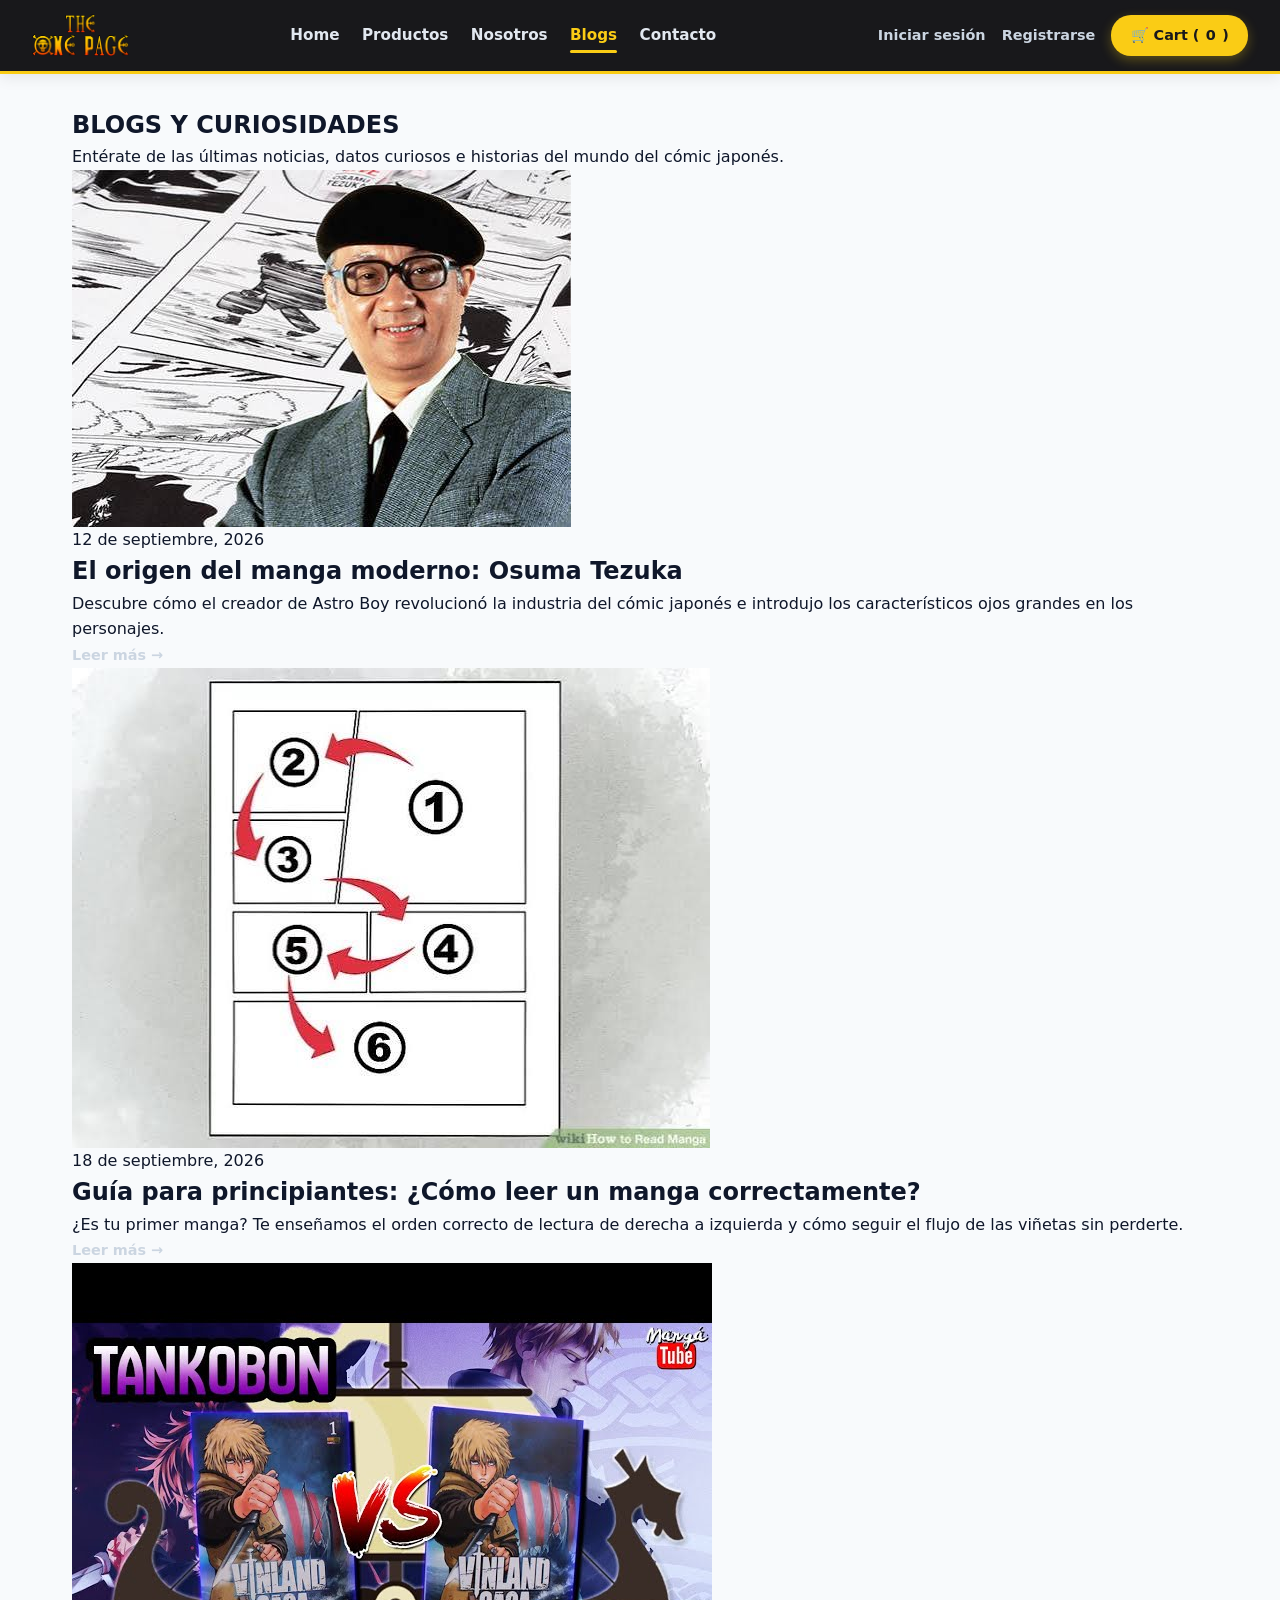
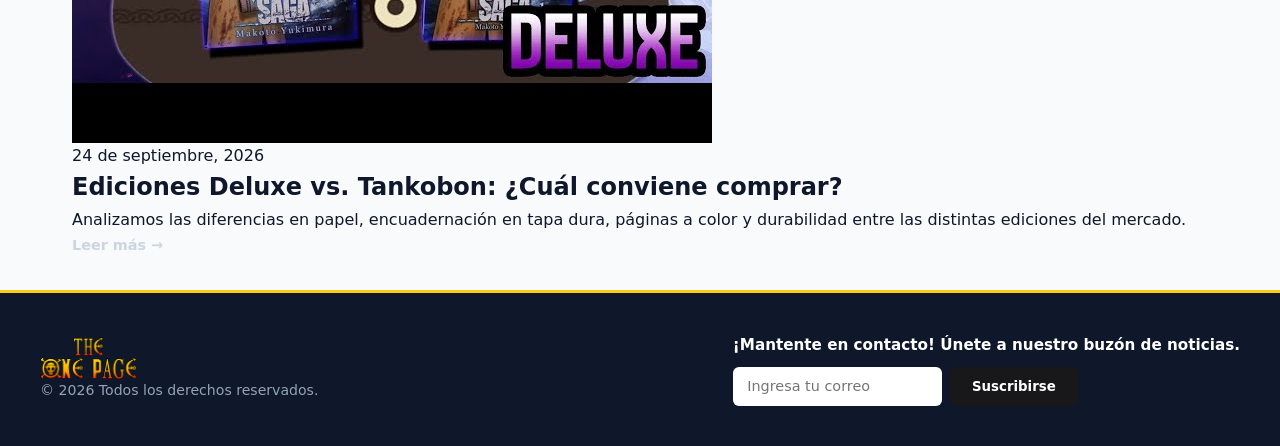
<file: blogs.html>
<!DOCTYPE html>
<html lang="es">
<head>
    <meta charset="UTF-8">
    <meta name="viewport" content="width=device-width, initial-scale=1.0">
    <title>Blogs y Curiosidades - The One Page</title>
    <link rel="stylesheet" href="css/styles.css">
</head>
<body>
    <!-- Pantalla de Carga -->
    <div id="preloader">
        <div class="preloader-content">
            <img src="img/logo.png" alt="Cargando The One Page..." class="preloader-logo">
            <div class="spinner"></div>
        </div>
    </div>

    <!-- Encabezado y Navegación Principal -->
    <header class="header-main">
        <a href="index.html" class="brand-logo">
            <img src="img/logo.png" alt="The One Page Logo" class="header-logo">
        </a>

        <nav class="nav-menu">
            <ul>
                <li><a href="index.html">Home</a></li> 
                <li><a href="productos.html">Productos</a></li> 
                <li><a href="nosotros.html">Nosotros</a></li> 
                <li><a href="blogs.html" class="active">Blogs</a></li> 
                <li><a href="contacto.html">Contacto</a></li>
            </ul>
        </nav>

        <div class="user-cart-actions">
            <a href="login.html" class="btn-link">Iniciar sesión</a>
            <a href="registro.html" class="btn-link">Registrarse</a>
            <a href="carrito.html" class="cart-btn">🛒 Cart (<span id="cart-count">0</span>)</a>
        </div>
    </header>
    
    <!-- contenido principal -->
    <main class="main-content">
        <section class="blog-header">
            <h1>BLOGS Y CURIOSIDADES</h1>
            <p>Entérate de las últimas noticias, datos curiosos e historias del mundo del cómic japonés.</p>
        </section>

        <!-- grilla de artículos -->
        <section class="blogs-grid-section">
            <div class="blogs-grid">

                <!-- artículo 1 -->
                <article class="blog-card">
                    <img src="img/osuma_tezuka.jpeg" alt="El Dios del Manga">
                    <div class="blog-card-body">
                        <span class="blog-date"> 12 de septiembre, 2026</span>
                        <h2>El origen del manga moderno: Osuma Tezuka</h2>
                        <p>
                            Descubre cómo el creador de Astro Boy revolucionó la industria del cómic japonés 
                            e introdujo los característicos ojos grandes en los personajes.
                        </p>
                        <a href="detalle-blog.html?id=1" class="btn-link">Leer más &rarr;</a>
                    </div>
                </article>

                <!-- artículo 2 -->
                <article class="blog-card">
                    <img src="img/leer_manga.jpeg" alt="Cómo leer manga">
                    <div class="blog-card-body">
                        <span class="blog-date"> 18 de septiembre, 2026</span>
                        <h2>Guía para principiantes: ¿Cómo leer un manga correctamente?</h2>
                        <p>
                            ¿Es tu primer manga? Te enseñamos el orden correcto de lectura 
                            de derecha a izquierda y cómo seguir el flujo de las viñetas sin perderte.
                        </p>
                        <a href="detalle-blog.html?id=2" class="btn-link">Leer más &rarr;</a>
                    </div>
                </article>

                <!-- artículo 3 -->
                <article class="blog-card">
                    <img src="img/deluxe_vs_takobon.jpg" alt="Ediciones Deluxe vs Standard">
                    <div class="blog-card-body">
                        <span class="blog-date"> 24 de septiembre, 2026</span>
                        <h2>Ediciones Deluxe vs. Tankobon: ¿Cuál conviene comprar?</h2>
                        <p>
                            Analizamos las diferencias en papel, encuadernación en tapa dura, 
                            páginas a color y durabilidad entre las distintas ediciones del mercado.
                        </p>
                        <a href="detalle-blog.html?id=3" class="btn-link">Leer más &rarr;</a>
                    </div>
                </article>
            </div>
        </section>
    </main>

    <!-- Pie de Página (Footer) -->
    <footer class="footer-main">
        <div class="footer-container">
            <div class="footer-info">
                <a href="index.html" class="brand-logo">
                    <img src="img/logo.png" alt="The One Page Logo" class="header-logo">
                </a>
                <p>&copy; 2026 Todos los derechos reservados.</p>
            </div>

            <div class="newsletter-box">
                <h4>¡Mantente en contacto! Únete a nuestro buzón de noticias.</h4>
                <form id="newsletter-form">
                    <input type="email" placeholder="Ingresa tu correo" required>
                    <button type="submit" class="btn-secondary">Suscribirse</button>
                </form>
            </div>
        </div>
    </footer>

    <!-- Scripts -->
    <script src="js/cart.js"></script>
</body>
</html>
</file>
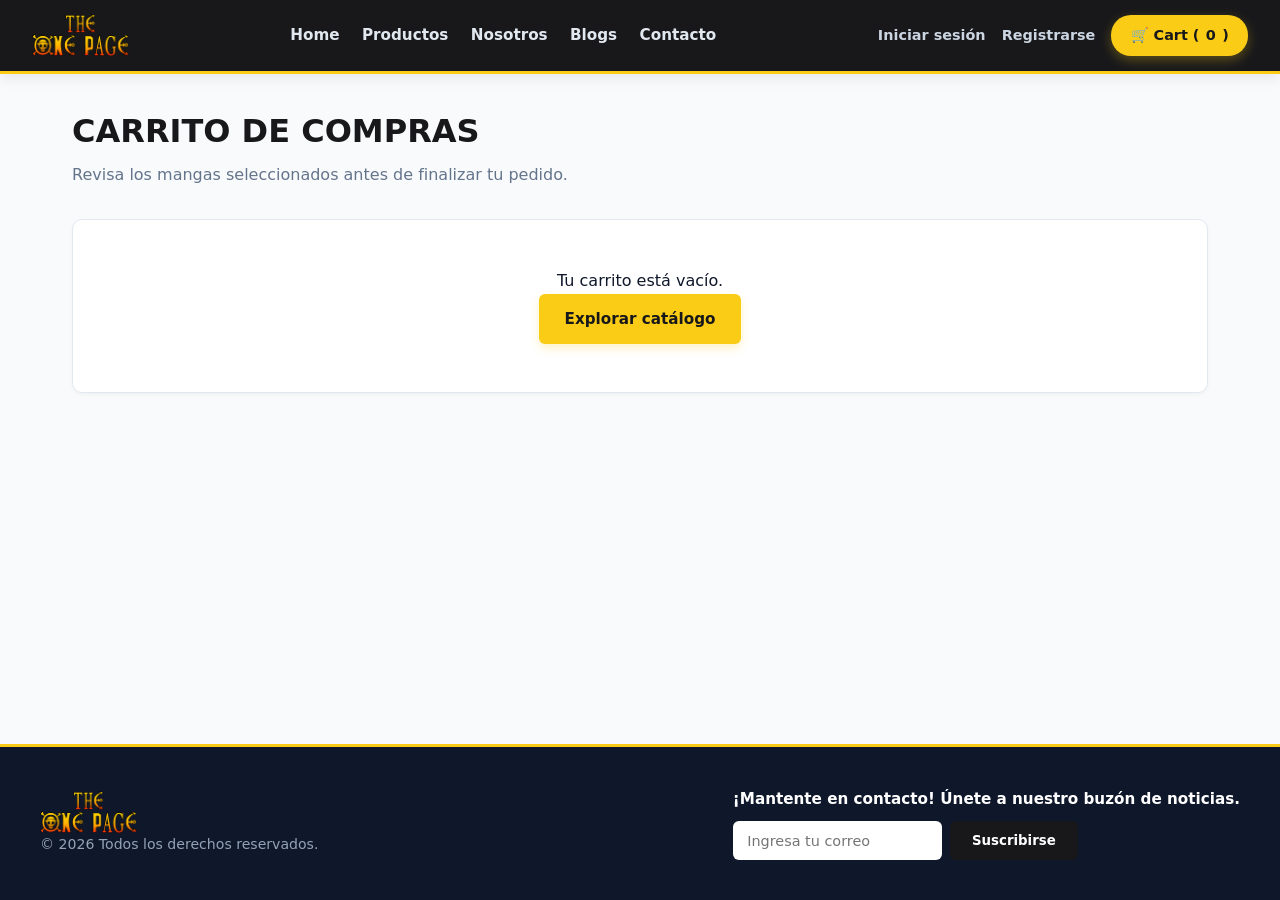
<file: carrito.html>
<!DOCTYPE html>
<html lang="es">
<head>
    <meta charset="UTF-8">
    <meta name="viewport" content="width=device-width, initial-scale=1.0">
    <title>Carrito de Compras - The One Page</title>
    <link rel="stylesheet" href="css/styles.css">
</head>
<body>
    <!-- Pantalla de Carga -->
    <div id="preloader">
        <div class="preloader-content">
            <img src="img/logo.png" alt="Cargando The One Page..." class="preloader-logo">
            <div class="spinner"></div>
        </div>
    </div>

    <!-- Encabezado y Navegación Principal -->
    <header class="header-main">
        <a href="index.html" class="brand-logo">
            <img src="img/logo.png" alt="The One Page Logo" class="header-logo">
        </a>

        <nav class="nav-menu">
            <ul>
                <li><a href="index.html">Home</a></li> 
                <li><a href="productos.html">Productos</a></li> 
                <li><a href="nosotros.html">Nosotros</a></li> 
                <li><a href="blogs.html">Blogs</a></li> 
                <li><a href="contacto.html">Contacto</a></li>
            </ul>
        </nav>

        <div class="user-cart-actions">
            <a href="login.html" class="btn-link">Iniciar sesión</a>
            <a href="registro.html" class="btn-link">Registrarse</a>
            <a href="carrito.html" class="cart-btn">🛒 Cart (<span id="cart-count">0</span>)</a>
        </div>
    </header>

    <!-- contenido principal -->
    <main class="main-content">
        <section class="cart-section">
            <h1>CARRITO DE COMPRAS</h1>
            <p class="cart-subtitle">Revisa los mangas seleccionados antes de finalizar tu pedido.</p>

            <!-- tabla dinámica del carrito -->
            <div id="cart-container" class="cart-table-wrapper">
                <!-- renderizado desde js -->
            </div>

            <!-- resumen y acción de compra -->
            <div id="cart-summary" class="cart-summary-card" style="display: none;">
                <h3>Resumen de la compra</h3>
                <div class="summary-line">
                    <span>Subtotal:</span>
                    <strong id="cart-subtotal">\$0</strong>
                </div>
                <div class="summary-line">
                    <span>Envío:</span>
                    <span>Calculado en el pago</span>
                </div>
                <hr>
                <div class="summary-line total-line">
                    <span>Total:</span>
                    <strong id="cart-total">\$0</strong>
                </div>

                <div class="summary-actions">
                    <button onclick="vaciarCarrito()" class="btn-secondary">Vaciar carrito</button>
                    <button onclick="procesarPago()" class="btn-primary">Proceder al pago</button>
                </div>
            </div>
        </section>
    </main>

    <!-- Modal Emergente de Confirmación de Eliminación -->
    <div id="confirm-modal" class="modal-overlay" style="display: none;">
        <div class="modal-card">
            <div class="modal-icon">🗑️</div>
            <h3>¿Eliminar Producto?</h3>
            <p id="confirm-modal-text">¿Estás seguro de que deseas eliminar este ítem?</p>
            <div class="modal-actions">
                <button id="btn-cancel-delete" class="btn-secondary">Cancelar</button>
                <button id="btn-accept-delete" class="btn-danger-sm" style="padding: 0.6rem 1.2rem; font-size: 0.95rem;">Sí, eliminar</button>
            </div>
        </div>
    </div>

    <!-- Pie de Página (Footer) -->
    <footer class="footer-main">
        <div class="footer-container">
            <div class="footer-info">
                <a href="index.html" class="brand-logo">
                    <img src="img/logo.png" alt="The One Page Logo" class="header-logo">
                </a>
                <p>&copy; 2026 Todos los derechos reservados.</p>
            </div>

            <div class="newsletter-box">
                <h4>¡Mantente en contacto! Únete a nuestro buzón de noticias.</h4>
                <form id="newsletter-form">
                    <input type="email" placeholder="Ingresa tu correo" required>
                    <button type="submit" class="btn-secondary">Suscribirse</button>
                </form>
            </div>
        </div>
    </footer>

    <!-- Scripts -->
    <script src="js/cart.js"></script>

    <script>
        // renderizar tabla con productos desde localStorage
        function renderizarTablaCarrito() {
            const container = document.getElementById("cart-container");
            const summaryCard = document.getElementById("cart-summary");
            const cart = getCart();

            if (cart.length === 0) {
                container.innerHTML = `
                <div class="empty-cart-msg">
                    <p>Tu carrito está vacío.</p>
                    <a href="productos.html" class="btn-primary">Explorar catálogo</a>
                </div>
            `;
            if (summaryCard) summaryCard.style.display = "none";
            return;
            }

            let total = 0;

            let html = `
                <table class="cart-table">
                    <thead>
                        <tr>
                            <th>Portada</th>
                            <th>Manga</th>
                            <th>Precio Unitario</th>
                            <th>Cantidad</th>
                            <th>Subtotal</th>
                            <th>Acción</th>
                        </tr>    
                    </thead>
                <tbody>
            `;

            cart.forEach(item => {
                const subtotalItem = item.precio * item.cantidad;
                total += subtotalItem;

                html += `
                    <tr>
                        <td>
                            <img src="${item.imagen}" alt="${item.nombre}">
                        </td>
                        <td><strong>${item.nombre}</strong></td>
                        <td>$${item.precio.toLocaleString('es-CL')}</td>
                        <td>
                            <input
                            type="number"
                            min="1"
                            max="${item.stock || 99}"
                            value="${item.cantidad}"
                            onchange="cambiarCantidad(${item.id}, this.value)"
                            class="cart-qty-input"
                            >    
                        </td>
                        <td><strong>$${subtotalItem.toLocaleString('es-CL')}</strong></td>
                        <td>
                            <button onclick="eliminarDelCarrito(${item.id})" class="btn-danger-sm">🗑️ Eliminar</button>  
                        </td>
                    </tr>
                `;
            });

            html += `
                    </tbody>
                </table>
            `;

            container.innerHTML = html;

            // actualizar montos
            document.getElementById("cart-subtotal").textContent = `$${total.toLocaleString('es-CL')}`;
            document.getElementById("cart-total").textContent = `$${total.toLocaleString('es-CL')}`;
            if (summaryCard) summaryCard.style.display = "block";
        }

        //cambiar cantidad de un producto
        function cambiarCantidad(productId, nuevaCantidad) {
            const qty = parseInt(nuevaCantidad, 10);
            if (isNaN(qty) || qty < 1) {
                renderizarTablaCarrito();
                return;
            }

            let cart = getCart();
            const item = cart.find(i => i.id === productId);
            if (item) {
                item.cantidad = qty;
                saveCart(cart);
                renderizarTablaCarrito();
            }
        }

        // eliminar producto
        let productoAEliminarId = null;
        function eliminarDelCarrito(productId) {
            const cart = getCart();
            const producto = cart.find(item => item.id == productId);
            const nombreManga = producto ? producto.nombre : "este manga";

            productoAEliminarId = productId;

            const modalText = document.getElementById("confirm-modal-text");
            if (modalText) {
                modalText.textContent = `¿Estás seguro de que deseas eliminar "${nombreManga}" del carrito?`;
            }
            const modal = document.getElementById("confirm-modal");
            if (modal) { modal.style.display = "flex"; }
        }

        // vaciar carrito
        function vaciarCarrito() {
            if(confirm("¿Estás seguro de vaciar el carrito?")) {
                saveCart([]);
                renderizarTablaCarrito();
            }
        }

        // simulación proceso de pago
        function procesarPago() {
            showToast("¡Gracias por tu compra!", "success");
            saveCart([]);
            window.location.href = "index.html";
        }
    
        document.addEventListener("DOMContentLoaded", () => {
            renderizarTablaCarrito();

            const btnCancel = document.getElementById("btn-cancel-delete"); 
            const btnAccept = document.getElementById("btn-accept-delete"); 
            const modal = document.getElementById("confirm-modal");

            if (btnCancel) { 
                btnCancel.addEventListener("click", () => { 
                    if (modal) modal.style.display = "none"; 
                    productoAEliminarId = null; 
                }); 
            }

            if (btnAccept) { 
                btnAccept.addEventListener("click", () => { 
                    if (productoAEliminarId !== null) {
                        let cart = getCart();
                        const producto = cart.find(item => item.id == productoAEliminarId);
                        const nombreManga = producto ? producto.nombre : "El manga";

                        cart = cart.filter(item => item.id != productoAEliminarId);
                        saveCart(cart);
                        renderizarTablaCarrito();

                        if (typeof showToast === "function") {
                            showToast(`"${nombreManga}" ha sido eliminado del carrito.`, "warning");
                        }
                    }
                    if (modal) modal.style.display = "none"; 
                    productoAEliminarId = null;
                }); 
            }
        });
    </script>
</body>
</html>
</file>
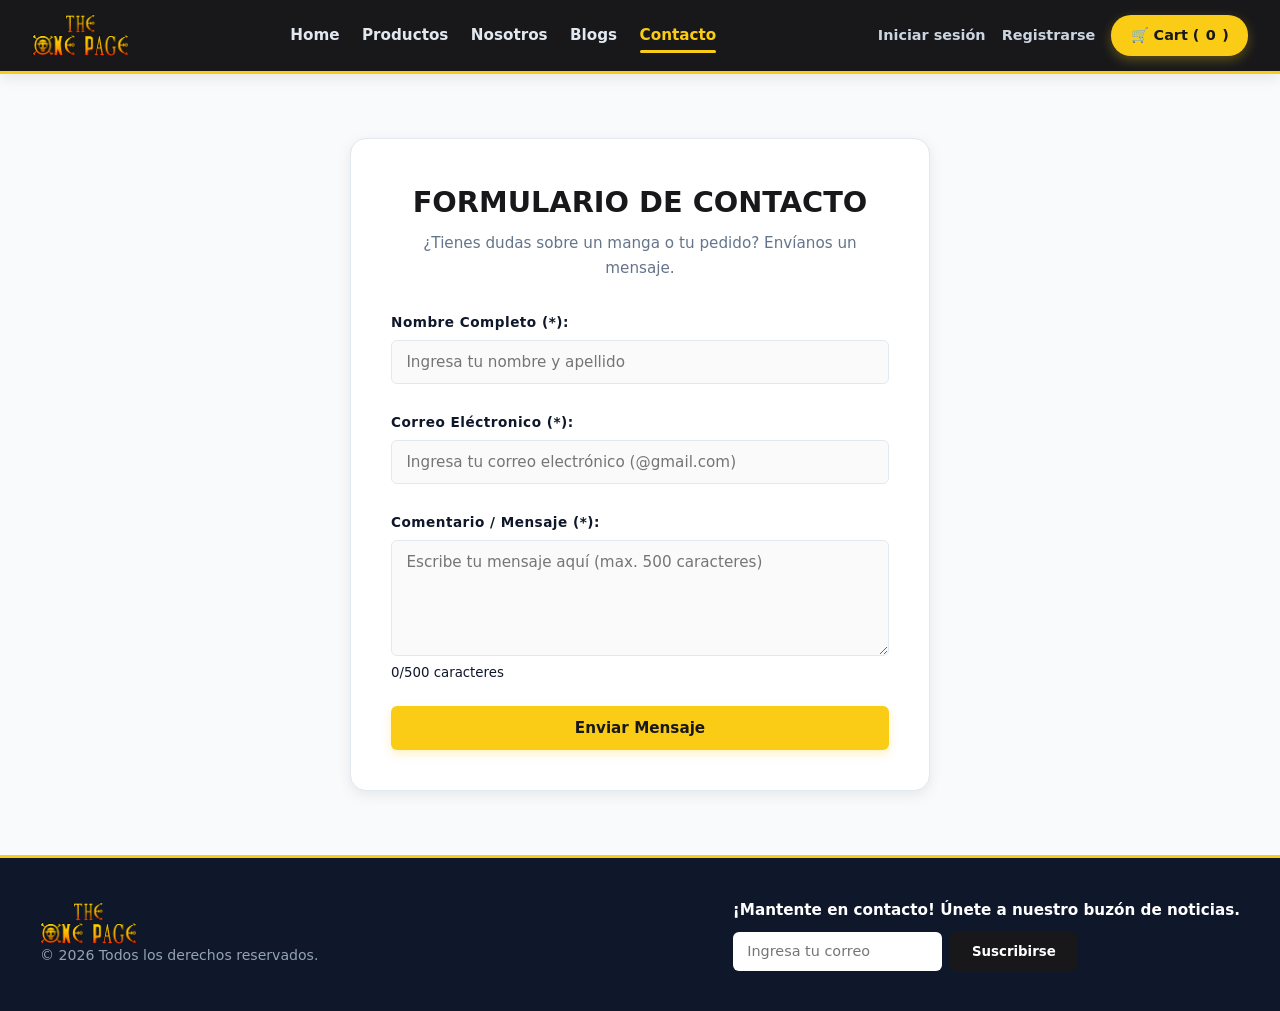
<file: contacto.html>
<!DOCTYPE html>
<html lang="es">
<head>
    <meta charset="UTF-8">
    <meta name="viewport" content="width=device-width, initial-scale=1.0">
    <title>Contacto - The One Page</title>
    <link rel="stylesheet" href="css/styles.css">
</head>
<body>
    <!-- Pantalla de Carga -->
    <div id="preloader">
        <div class="preloader-content">
            <img src="img/logo.png" alt="Cargando The One Page..." class="preloader-logo">
            <div class="spinner"></div>
        </div>
    </div>

    <!-- Encabezado y Navegación Principal -->
    <header class="header-main">
        <a href="index.html" class="brand-logo">
            <img src="img/logo.png" alt="The One Page Logo" class="header-logo">
        </a>

        <nav class="nav-menu">
            <ul>
                <li><a href="index.html">Home</a></li> 
                <li><a href="productos.html">Productos</a></li> 
                <li><a href="nosotros.html">Nosotros</a></li> 
                <li><a href="blogs.html">Blogs</a></li> 
                <li><a href="contacto.html" class="active">Contacto</a></li>
            </ul>
        </nav>

        <div class="user-cart-actions">
            <a href="login.html" class="btn-link">Iniciar sesión</a>
            <a href="registro.html" class="btn-link">Registrarse</a>
            <a href="carrito.html" class="cart-btn">🛒 Cart (<span id="cart-count">0</span>)</a>
        </div>
    </header>

    <!-- contenido principal -->
    <main class="main-content">
        <section class="contact-section">
            <div class="contact-card">
                <h1>FORMULARIO DE CONTACTO</h1>
                <p class="contact-subtitle">¿Tienes dudas sobre un manga o tu pedido? Envíanos un mensaje.</p>

                <form id="contacto-form" novalidate>
                    <!-- Campo Nombre Completo -->
                     <div class="form-group">
                        <label for="nombre">Nombre Completo (*):</label>
                        <input 
                            type="text" 
                            id="nombre" 
                            name="nombre" 
                            placeholder="Ingresa tu nombre y apellido"
                            maxlength="100"
                            required
                        >
                        <span class="error-msg" id="error-nombre"></span>
                     </div>

                     <!-- Campo Email -->
                     <div class="form-group">
                        <label for="correo">Correo Eléctronico (*):</label>
                        <input 
                            type="email" 
                            id="correo" 
                            name="correo" 
                            placeholder="Ingresa tu correo electrónico (@gmail.com)"
                            maxlength="100"
                            required
                        >
                        <span class="error-msg" id="error-correo"></span>
                     </div>

                     <!-- Campo Comentario / Mensaje -->
                     <div class="form-group">
                        <label for="comentario">Comentario / Mensaje (*):</label>
                        <textarea 
                            id="comentario" 
                            name="comentario" 
                            rows="5"
                            placeholder="Escribe tu mensaje aquí (max. 500 caracteres)"
                            maxlength="500"
                            required
                        ></textarea>
                        <span class="error-msg" id="error-comentario"></span>
                        <small class="char-counter"><span id="comentario-count">0</span>/500 caracteres</small>
                     </div>

                    <!-- Botón de envío -->
                     <button type="submit" class="btn-primary btn-block">Enviar Mensaje</button>
                </form>
            </div>
        </section>
    </main>

    <!-- Pie de Página (Footer) -->
    <footer class="footer-main">
        <div class="footer-container">
            <div class="footer-info">
                <a href="index.html" class="brand-logo">
                    <img src="img/logo.png" alt="The One Page Logo" class="header-logo">
                </a>
                <p>&copy; 2026 Todos los derechos reservados.</p>
            </div>

            <div class="newsletter-box">
                <h4>¡Mantente en contacto! Únete a nuestro buzón de noticias.</h4>
                <form id="newsletter-form">
                    <input type="email" placeholder="Ingresa tu correo" required>
                    <button type="submit" class="btn-secondary">Suscribirse</button>
                </form>
            </div>
        </div>
    </footer>
    
    <!-- Scripts -->
    <script src="js/cart.js"></script>
    <script src="js/validations.js"></script>

    <script>
        document.addEventListener('DOMContentLoaded', () => {
            const form = document.getElementById('contacto-form');
            const inputNombre = document.getElementById('nombre');
            const inputCorreo = document.getElementById('correo');
            const inputComentario = document.getElementById('comentario');
            const comentarioCount = document.getElementById('comentario-count');

            inputNombre.addEventListener('input', () => {
                const res = validarNombreUsuario(inputNombre.value);
                mostrarError("nombre", res.valido ? "" : res.mensaje);
            });
            inputCorreo.addEventListener('input', () => {
                const res = validarCorreo(inputCorreo.value);
                mostrarError("correo", res.valido ? "" : res.mensaje);
            });
            inputComentario.addEventListener('input', () => {
                comentarioCount.textContent = inputComentario.value.length;
                const res = validarComentarioContacto(inputComentario.value);
                mostrarError("comentario", res.valido ? "" : res.mensaje);
            });

            form.addEventListener('submit', (e) => {
                e.preventDefault();

                const resNombre = validarNombreUsuario(inputNombre.value);
                const resCorreo = validarCorreo(inputCorreo.value);
                const resComentario = validarComentarioContacto(inputComentario.value);

                mostrarError("nombre", resNombre.valido ? "" : resNombre.mensaje);
                mostrarError("correo", resCorreo.valido ? "" : resCorreo.mensaje);
                mostrarError("comentario", resComentario.valido ? "" : resComentario.mensaje);

                if (resNombre.valido && resCorreo.valido && resComentario.valido) {
                    showToast("¡Mensaje enviado con éxito!", "success");
                    form.reset();
                    comentarioCount.textContent = "0";
                    limpiarError("nombre");
                    limpiarError("correo");
                    limpiarError("comentario");
                }
            });
        });
    </script>

</body>
</html>
</file>
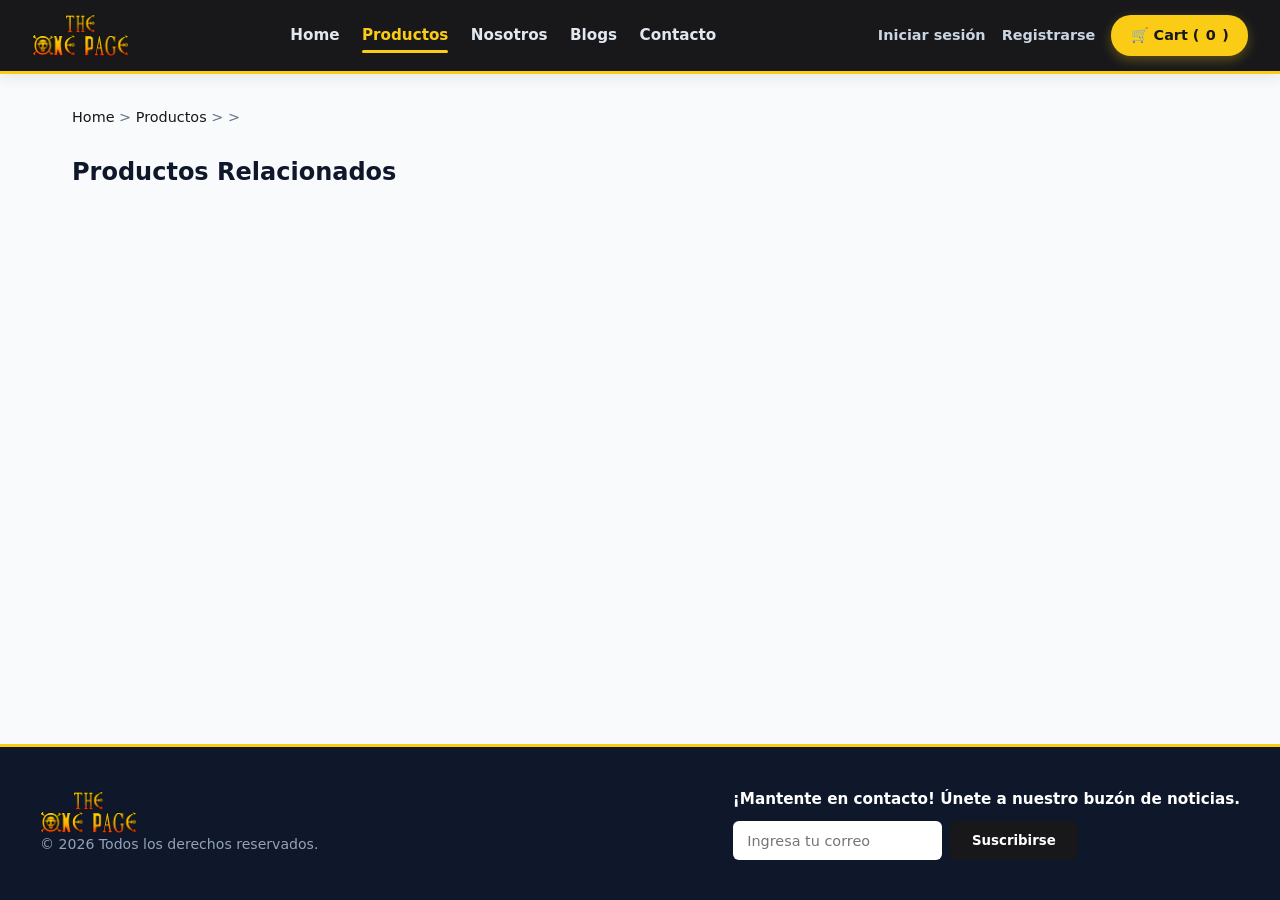
<file: detalle-producto.html>
<!DOCTYPE html>
<html lang="es">
<head>
    <meta charset="UTF-8">
    <meta name="viewport" content="width=device-width, initial-scale=1.0">
    <link rel="stylesheet" href="css/styles.css">
</head>
<body>
    <!-- Pantalla de Carga -->
    <div id="preloader">
        <div class="preloader-content">
            <img src="img/logo.png" alt="Cargando The One Page..." class="preloader-logo">
            <div class="spinner"></div>
        </div>
    </div>

    <!-- Encabezado y Navegación Principal -->
    <header class="header-main">
        <a href="index.html" class="brand-logo">
            <img src="img/logo.png" alt="The One Page Logo" class="header-logo">
        </a>

        <nav class="nav-menu">
            <ul>
                <li><a href="index.html">Home</a></li>
                <li><a href="productos.html" class="active">Productos</a></li>
                <li><a href="nosotros.html">Nosotros</a></li>
                <li><a href="blogs.html">Blogs</a></li>
                <li><a href="contacto.html">Contacto</a></li>
            </ul>
        </nav>

        <div class="user-cart-actions">
            <a href="login.html" class="btn-link">Iniciar sesión</a>
            <a href="registro.html" class="btn-link">Registrarse</a>
            <a href="carrito.html" class="cart-btn">🛒 Cart (<span id="cart-count">0</span>)</a>
        </div>
    </header>

    <!-- Contenido Principal -->
    <main class="main-content">
        
        <!-- Ruta de Navegación (Breadcrumbs) -->
        <nav class="breadcrumbs" aria-label="breadcrumb">
            <p id="breadcrumb-path">
                <a href="index.html">Home</a> &gt;
                <a href="productos.html">Productos</a> &gt;
                <span id="breadcrumb-category">Categoría</span> &gt;
                <strong id="breadcrumb-title">Cargando...</strong>
            </p>
        </nav>

        <!-- Sección de Detalle del Producto -->
        <section class="product-detail-container" id="product-detail-content">
            <!-- Se llena dinámicamente mediante JavaScript -->
        </section>
    
        <!-- Sección de Productos Relacionados -->
        <section class="related-products-section">
            <h2>Productos Relacionados</h2>
            <div class="product-grid" id="related-products-container">
                <!-- Renderizado dinámico de tomos relacionados -->
            </div>
        </section>
    </main>

    <!-- Pie de Página (Footer) -->
    <footer class="footer-main">
        <div class="footer-container">
            <div class="footer-info">
                <a href="index.html" class="brand-logo">
                    <img src="img/logo.png" alt="The One Page Logo" class="header-logo">
                </a>
                <p>&copy; 2026 Todos los derechos reservados.</p>
            </div>

            <div class="newsletter-box">
                <h4>¡Mantente en contacto! Únete a nuestro buzón de noticias.</h4>
                <form id="newsletter-form">
                    <input type="email" placeholder="Ingresa tu correo" required>
                    <button type="submit" class="btn-secondary">Suscribirse</button>
                </form>
            </div>
        </div>
    </footer>

    <!-- Scripts JS Modulares -->
    <script src="js/products.js"></script>
    <script src="js/cart.js"></script>
    <script>
        document.addEventListener("DOMContentLoaded", () => {
            const urlParams = new URLSearchParams(window.location.search);
            const productId = parseInt(urlParams.get("id"), 10);

            const producto = productosIniciales.find(p => p.id === productId) || productosIniciales;

            if (producto){
                cargarDetalleProducto(producto);
                cargarProductosRelacionados(producto);
            }
        });

        function cargarDetalleProducto(prod){
            document.getElementById("breadcrumb-category").textContent = prod.categoria;
            document.getElementById("breadcrumb-title").textContent = prod.nombre;

            const container = document.getElementById("product-detail-content");

            container.innerHTML = `
                <div class="detail-card">
                    <div class="detail-image-box">
                        <img src="${prod.imagen}" alt="${prod.nombre}">
                    </div>

                    <div class="detail-info-box">
                        <span class="category-badge">${prod.categoria}</span>
                        <small class="product-code">Código: ${prod.codigo || 'MNG-00' + prod.id}</small>
                        <h1>${prod.nombre}</h1>
                        <p class="detail-price">$${prod.precio.toLocaleString('es-CL')}</p>

                        <div class="stock-status">
                            <p><strong>Stock disponible:</strong>${prod.stock} unidades</p>
                            ${prod.stock <= (prod.stockCritico || 3) ? '<span>⚠️ ¡Últimas unidades disponibles!</span>' : ''}
                        </div>

                        <p class="description">
                            ${prod.descripcion || 'Disfruta de este increíble tomo de manga en su edición original. Ideal para coleccionistas y fanáticos de la serie.'}
                        </p>
                        
                        <div class="purchase-actions">
                            <div class="quantity-selector">
                                <label for="product-qty"><strong>Cantidad:</strong></label>
                                <input type="number" id="product-qty" min="1" max="${prod.stock}" value="1">
                            </div>

                            <button onclick="agregarAlCarritoConCantidad(${prod.id})" class="btn-primary">Agregar al carrito</button>
                        </div>
                    </div>
                </div>
            `;   
        }

        function agregarAlCarritoConCantidad(productId){
            const qtyInput = document.getElementById("product-qty");
            const cantidad = parseInt(qtyInput ? qtyInput.value : 1, 10);
            
            if(isNaN(cantidad) || cantidad < 1){
                showToast("Por favor seleccione una cantidad válida.", "error");
                return;
            }

            let cart = getCart();
            const existingIndex = cart.findIndex(item => item.id === productId);

            if (existingIndex > -1){
                cart[existingIndex].cantidad += cantidad;
            } else {
                const product = productosIniciales.find(p => p.id === productId);
                if (product){
                    cart.push({...product, cantidad: cantidad });
                }
            }

            saveCart(cart);
            updateCartCounter();
            showToast(`Se han añadido ${cantidad} unidad(es) de este manga al carrito.`, "success");
        }

        function cargarProductosRelacionados(productoActual){
            const container = document.getElementById("related-products-container");
            if (!container) return;

            const relacionados = productosIniciales.filter(p => p.id !== productoActual.id && p.categoria === productoActual.categoria);
            const listaAMostrar = relacionados.length > 0 ? relacionados : productosIniciales.filter(p => p.id !== productoActual.id);

            container.innerHTML= listaAMostrar.slice(0,3).map(prod => `
                <article class="product-card">
                    <a href="detalle-producto.html?id=${prod.id}">
                        <img src="${prod.imagen}" alt="${prod.nombre}">
                    </a>
                    <span class="category-badge">${prod.categoria}</span>
                    <h3><a href="detalle-producto.html?id=${prod.id}">${prod.nombre}</a></h3>
                    <p class="price">$${prod.precio.toLocaleString('es-CL')}</p>
                    <button onclick="addToCart(${prod.id})" class="btn-secondary">Agregar al carrito</button>
                </article>
            `).join("");
        }
    </script>
</body>
</html>
</file>
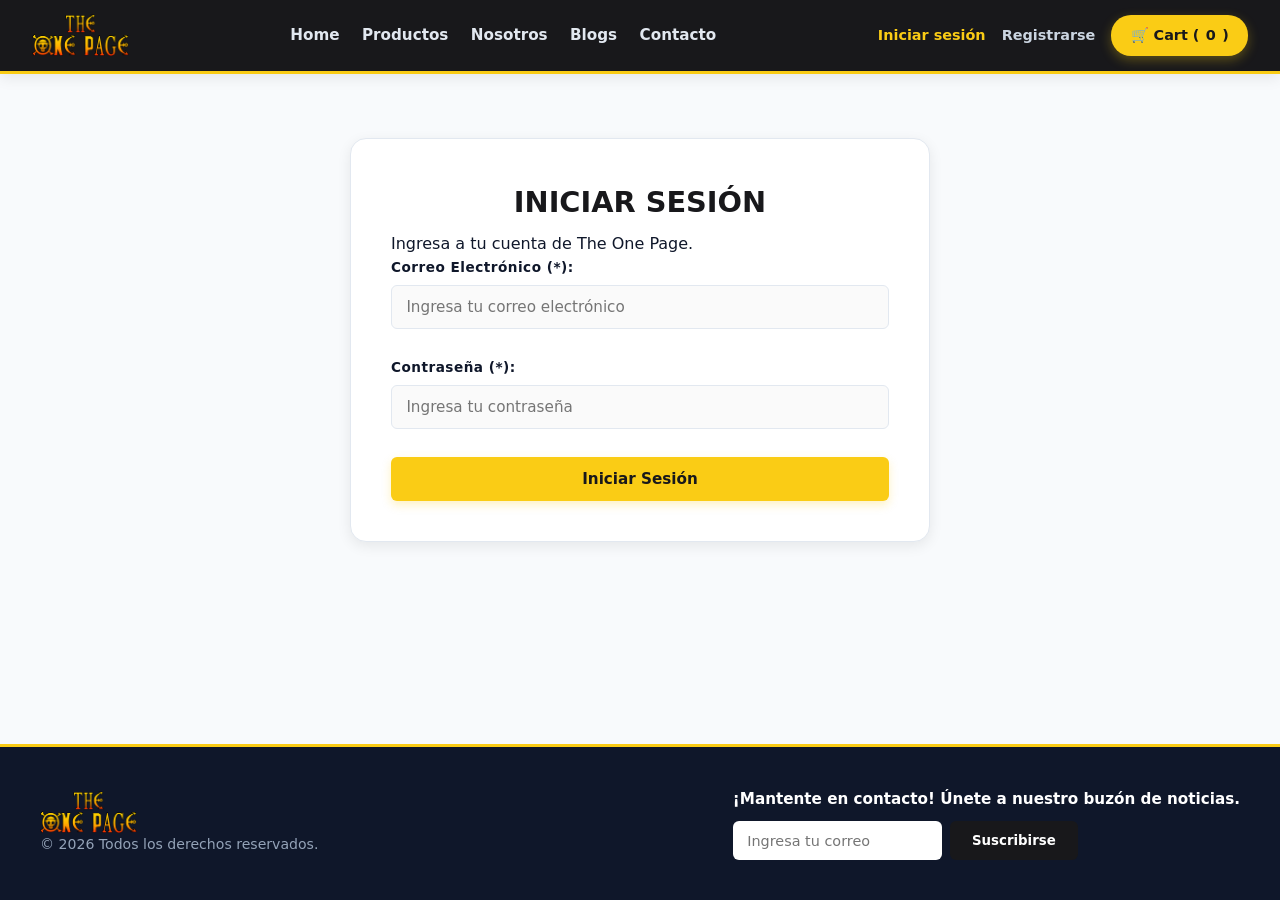
<file: login.html>
<!DOCTYPE html>
<html lang="es">
<head>
    <meta charset="UTF-8">
    <meta name="viewport" content="width=device-width, initial-scale=1.0">
    <title>Iniciar Sesión - The One Page</title>
    <link rel="stylesheet" href="css/styles.css">
</head>
<body>
    <!-- Pantalla de Carga -->
    <div id="preloader">
        <div class="preloader-content">
            <img src="img/logo.png" alt="Cargando The One Page..." class="preloader-logo">
            <div class="spinner"></div>
        </div>
    </div>

    <!-- Encabezado y Navegación Principal -->
    <header class="header-main">
        <a href="index.html" class="brand-logo">
            <img src="img/logo.png" alt="The One Page Logo" class="header-logo">
        </a>

        <nav class="nav-menu">
            <ul>
                <li><a href="index.html">Home</a></li>
                <li><a href="productos.html">Productos</a></li>
                <li><a href="nosotros.html">Nosotros</a></li>
                <li><a href="blogs.html">Blogs</a></li>
                <li><a href="contacto.html">Contacto</a></li>
            </ul>
        </nav>

        <div class="user-cart-actions">
            <a href="login.html" class="btn-link active">Iniciar sesión</a>
            <a href="registro.html" class="btn-link">Registrarse</a>
            <a href="carrito.html" class="cart-btn">🛒 Cart (<span id="cart-count">0</span>)</a>
        </div>
    </header>

    <!-- Contenido Principal -->
    <main class="main-content">
        <section class="login-section">
            <div class="login-card">
                <h1>INICIAR SESIÓN</h1>
                <p>Ingresa a tu cuenta de The One Page.</p>

                <form id="login-form" novalidate>
                    <!-- Campo Email -->
                    <div class="form-group">
                        <label for="email">Correo Electrónico (*):</label>
                        <input 
                            type="email" 
                            id="correo" 
                            name="correo" 
                            placeholder="Ingresa tu correo electrónico"
                            maxlength="100"
                            required
                        >
                        <span class="error-msg" id="error-correo"></span>
                    </div>

                    <!-- Campo Contraseña -->
                    <div class="form-group">
                        <label for="contrasena">Contraseña (*):</label>
                        <input 
                            type="password" 
                            id="contrasena" 
                            name="contrasena" 
                            placeholder="Ingresa tu contraseña"
                            minlength="4"
                            required
                        >
                        <span class="error-msg" id="error-contrasena"></span>
                    </div>

                    <!-- Botón de Iniciar Sesión -->
                    <button type="submit" class="btn-primary btn-block">Iniciar Sesión</button>
                </form>
            </div>
        </section>
    </main>

    <!-- Pie de Página (Footer) -->
    <footer class="footer-main">
        <div class="footer-container">
            <div class="footer-info">
                <a href="index.html" class="brand-logo">
                    <img src="img/logo.png" alt="The One Page Logo" class="header-logo">
                </a>
                <p>&copy; 2026 Todos los derechos reservados.</p>
            </div>

            <div class="newsletter-box">
                <h4>¡Mantente en contacto! Únete a nuestro buzón de noticias.</h4>
                <form id="newsletter-form">
                    <input type="email" placeholder="Ingresa tu correo" required>
                    <button type="submit" class="btn-secondary">Suscribirse</button>
                </form>
            </div>
        </div>
    </footer>

    <!-- Scripts -->
    <script src="js/cart.js"></script>
    <script src="js/validations.js"></script>
    <script>
        document.addEventListener('DOMContentLoaded', () => {
            const form = document.getElementById('login-form');
            const inputCorreo = document.getElementById('correo');
            const inputContrasena = document.getElementById('contrasena');

            inputCorreo.addEventListener('input', () => {
                const res = validarCorreo(inputCorreo.value); 
                mostrarError("correo", res.valido ? "" : res.mensaje);
            });

            inputContrasena.addEventListener('input', () => {
                const res = validarContrasena(inputContrasena.value);
                mostrarError("contrasena", res.valido ? "" : res.mensaje);
            });

            form.addEventListener('submit', (e) => {
                e.preventDefault(); // Evita el envío del formulario

                const resCorreo = validarCorreo(inputCorreo.value);
                const resContrasena = validarContrasena(inputContrasena.value);

                mostrarError("correo", resCorreo.valido ? "" : resCorreo.mensaje);
                mostrarError("contrasena", resContrasena.valido ? "" : resContrasena.mensaje);

                if (resCorreo.valido && resContrasena.valido) {
                    showToast("¡Inicio de sesión exitoso! Bienvenido a The One Page.", "success");
                    form.reset();
                    limpiarError("correo");
                    limpiarError("contrasena");
                }
            });
        });
    </script>
</body>
</html>
</file>
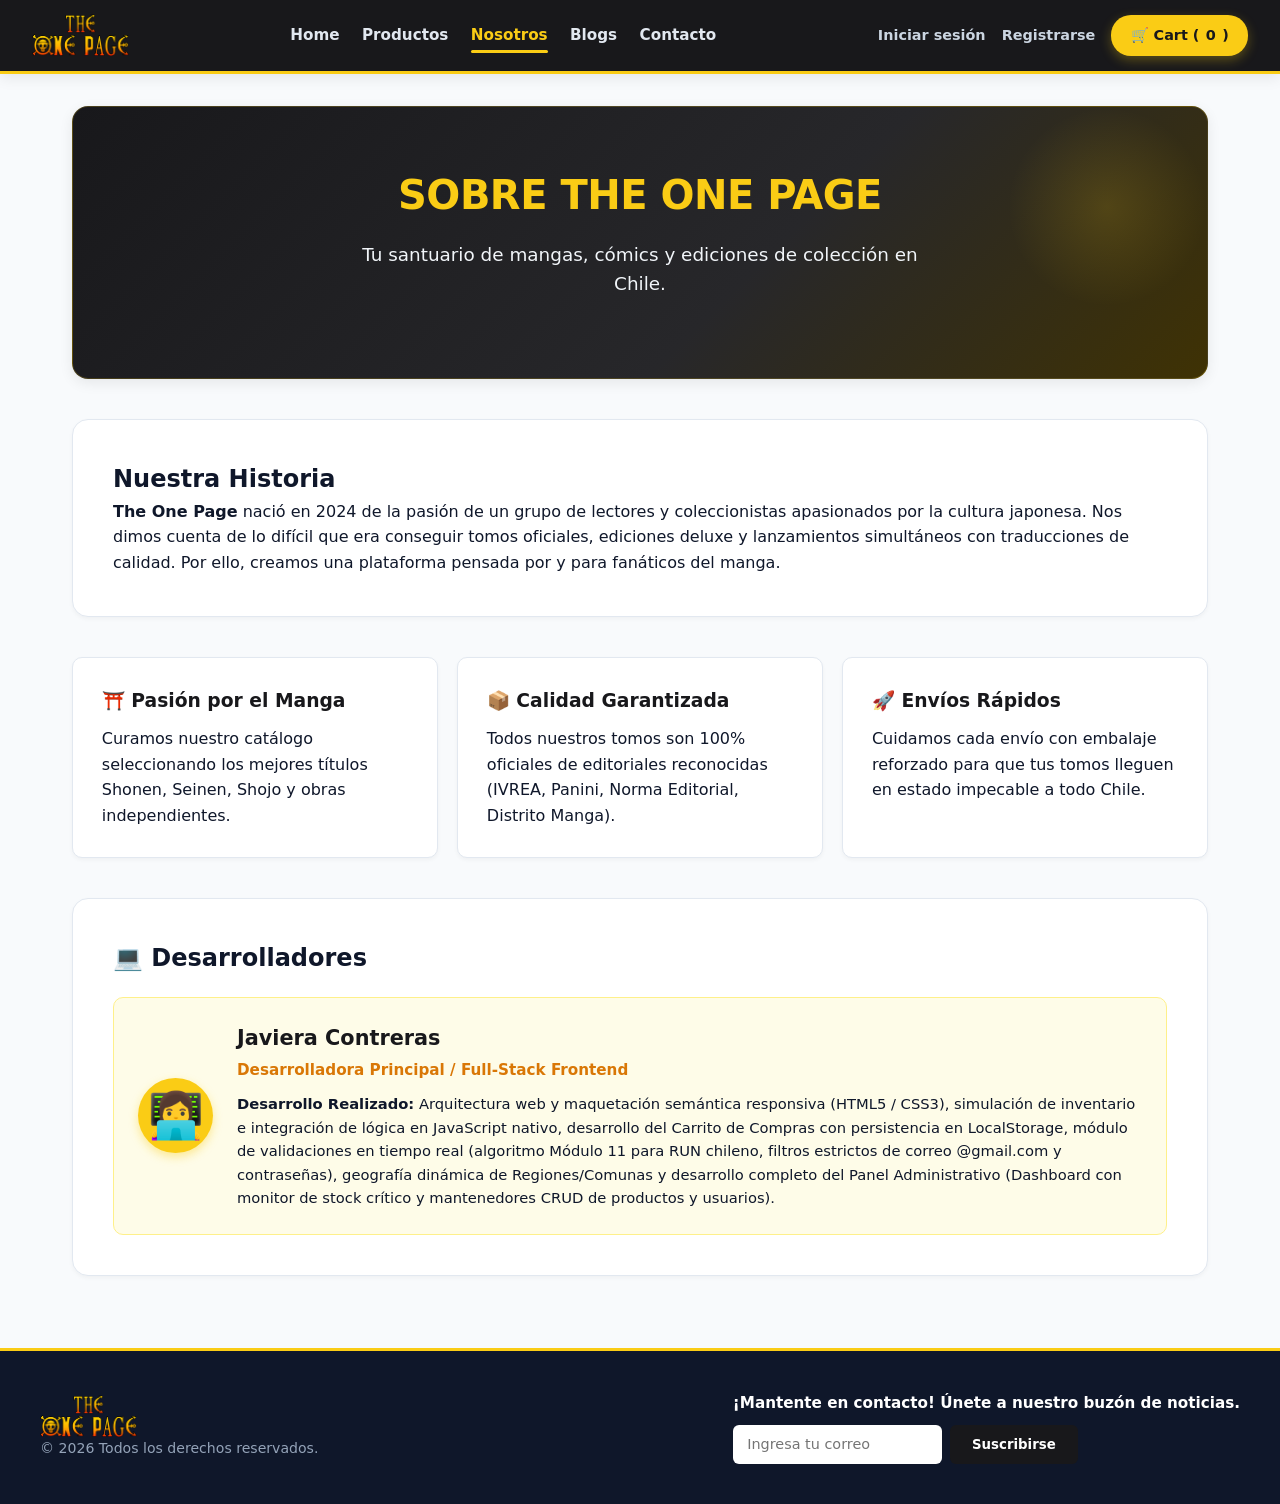
<file: nosotros.html>
<!DOCTYPE html>
<html lang="es">
<head>
    <meta charset="UTF-8">
    <meta name="viewport" content="width=device-width, initial-scale=1.0">
    <title>Nosotros - The One Page</title>
    <link rel="stylesheet" href="css/styles.css">
</head>
<body>
    <!-- Pantalla de Carga -->
    <div id="preloader">
        <div class="preloader-content">
            <img src="img/logo.png" alt="Cargando The One Page..." class="preloader-logo">
            <div class="spinner"></div>
        </div>
    </div>

    <!-- Encabezado y Navegación Principal -->
    <header class="header-main">
        <a href="index.html" class="brand-logo">
            <img src="img/logo.png" alt="The One Page Logo" class="header-logo">
        </a>

        <nav class="nav-menu">
            <ul>
                <li><a href="index.html">Home</a></li> 
                <li><a href="productos.html">Productos</a></li> 
                <li><a href="nosotros.html" class="active">Nosotros</a></li> 
                <li><a href="blogs.html">Blogs</a></li> 
                <li><a href="contacto.html">Contacto</a></li>
            </ul>
        </nav>

        <div class="user-cart-actions">
            <a href="login.html" class="btn-link">Iniciar sesión</a>
            <a href="registro.html" class="btn-link">Registrarse</a>
            <a href="carrito.html" class="cart-btn">🛒 Cart (<span id="cart-count">0</span>)</a>
        </div>
    </header>

    <!-- contenido principal -->
    <main class="main-content">
        <section class="hero-banner">
            <div class="hero-text">
                <h1>SOBRE THE ONE PAGE</h1>
                <p>Tu santuario de mangas, cómics y ediciones de colección en Chile.</p>
            </div>
        </section>

        <!-- sección de historia y misión -->
        <section class="about-section">
            <article class="about-card">
                <h2>Nuestra Historia</h2>
                <p>
                    <strong>The One Page</strong> nació en 2024 de la pasión de un grupo de lectores 
                    y coleccionistas apasionados por la cultura japonesa. Nos dimos cuenta de lo difícil 
                    que era conseguir tomos oficiales, ediciones deluxe y lanzamientos simultáneos con 
                    traducciones de calidad. Por ello, creamos una plataforma pensada por y para fanáticos del manga.
                </p>
            </article>

            <div class="values-grid">
                <article class="value-card">
                    <h3>⛩️ Pasión por el Manga</h3>
                    <p>Curamos nuestro catálogo seleccionando los mejores títulos Shonen, Seinen, Shojo y obras independientes.</p></p>
                </article>
                <article class="value-card">
                    <h3>📦 Calidad Garantizada</h3>
                    <p>Todos nuestros tomos son 100% oficiales de editoriales reconocidas (IVREA, Panini, Norma Editorial, Distrito Manga).</p></p>
                </article>
                <article class="value-card">
                    <h3>🚀 Envíos Rápidos</h3>
                    <p>Cuidamos cada envío con embalaje reforzado para que tus tomos lleguen en estado impecable a todo Chile.</p></p>
                </article>
            </div>

            <!-- Tarjeta de Desarrolladores -->
            <article class="about-card developer-card">
                <h2>💻 Desarrolladores</h2>
                
                <div class="developer-box">
                    <div class="developer-avatar">
                        👩‍💻
                    </div>
                    
                    <div class="developer-info">
                        <h3 class="developer-name">Javiera Contreras</h3>
                        <p class="developer-role">Desarrolladora Principal / Full-Stack Frontend</p>
                        
                        <p class="developer-desc">
                        <strong>Desarrollo Realizado:</strong> Arquitectura web y maquetación semántica responsiva (HTML5 / CSS3), simulación de inventario e integración de lógica en JavaScript nativo, desarrollo del Carrito de Compras con persistencia en <code>LocalStorage</code>, módulo de validaciones en tiempo real (algoritmo Módulo 11 para RUN chileno, filtros estrictos de correo <code>@gmail.com</code> y contraseñas), geografía dinámica de Regiones/Comunas y desarrollo completo del Panel Administrativo (Dashboard con monitor de stock crítico y mantenedores CRUD de productos y usuarios).
                        </p>
                    </div>
                </div>
            </article>
        </section>
    </main>

    <!-- Pie de Página (Footer) -->
    <footer class="footer-main">
        <div class="footer-container">
            <div class="footer-info">
                <a href="index.html" class="brand-logo">
                    <img src="img/logo.png" alt="The One Page Logo" class="header-logo">
                </a>
                <p>&copy; 2026 Todos los derechos reservados.</p>
            </div>

            <div class="newsletter-box">
                <h4>¡Mantente en contacto! Únete a nuestro buzón de noticias.</h4>
                <form id="newsletter-form">
                    <input type="email" placeholder="Ingresa tu correo" required>
                    <button type="submit" class="btn-secondary">Suscribirse</button>
                </form>
            </div>
        </div>
    </footer>

    <!-- Scripts -->
    <script src="js/cart.js"></script>
</body>
</html>
</file>
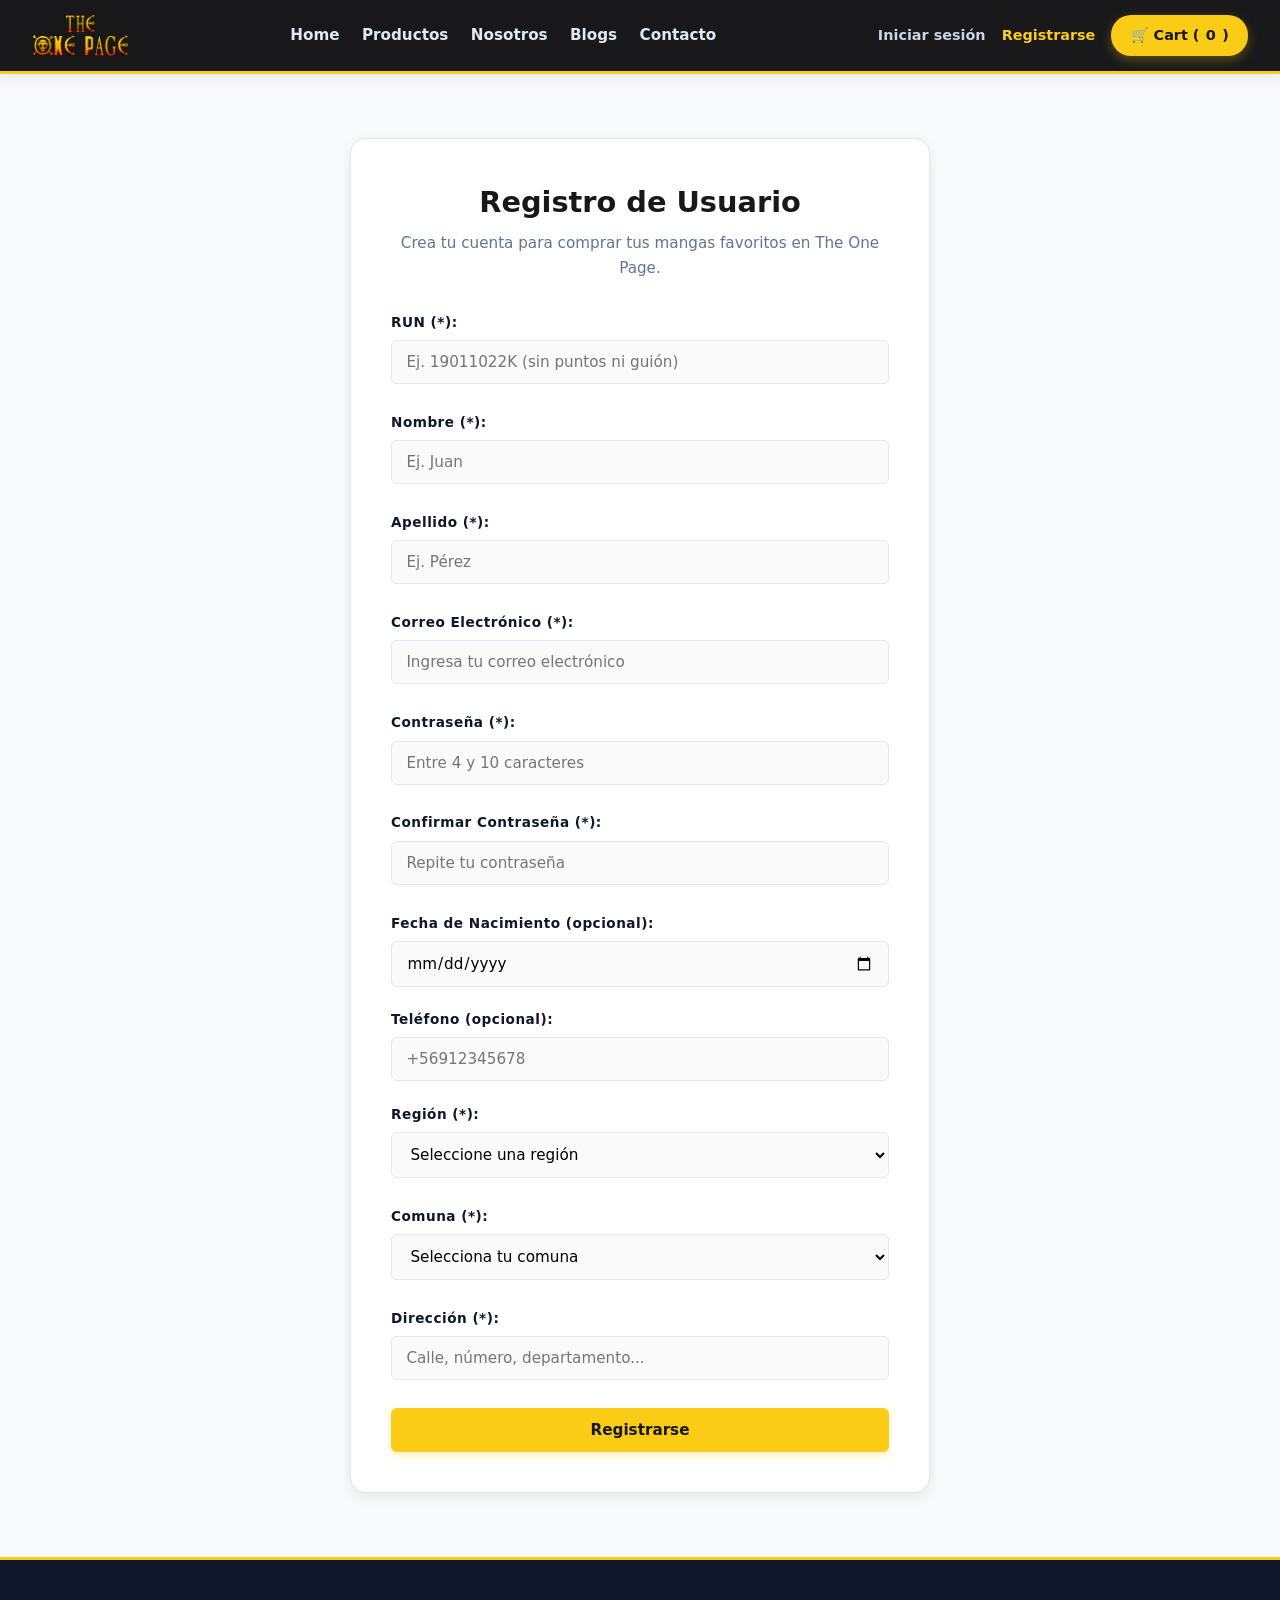
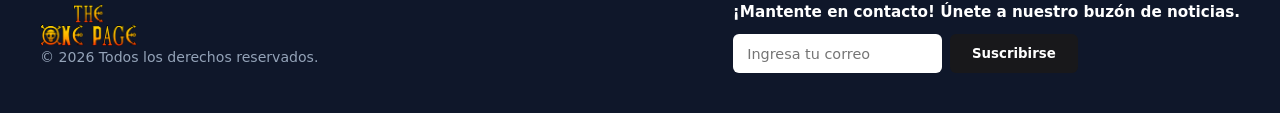
<file: registro.html>
<!DOCTYPE html>
<html lang="es">
<head>
    <meta charset="UTF-8">
    <meta name="viewport" content="width=device-width, initial-scale=1.0">
    <title>Registro de Usuario - The One Page</title>
    <link rel="stylesheet" href="css/styles.css">
</head>
<body>
    <!-- Pantalla de Carga -->
    <div id="preloader">
        <div class="preloader-content">
            <img src="img/logo.png" alt="Cargando The One Page..." class="preloader-logo">
            <div class="spinner"></div>
        </div>
    </div>

    <!-- Encabezado y Navegación Principal -->
    <header class="header-main">
        <a href="index.html" class="brand-logo">
            <img src="img/logo.png" alt="The One Page Logo" class="header-logo">
        </a>

        <nav class="nav-menu">
            <ul>
                <li><a href="index.html">Home</a></li>
                <li><a href="productos.html">Productos</a></li>
                <li><a href="nosotros.html">Nosotros</a></li>
                <li><a href="blogs.html">Blogs</a></li>
                <li><a href="contacto.html">Contacto</a></li>
            </ul>
        </nav>

        <div class="user-cart-actions">
            <a href="login.html" class="btn-link">Iniciar sesión</a>
            <a href="registro.html" class="btn-link active">Registrarse</a>
            <a href="carrito.html" class="cart-btn">🛒 Cart (<span id="cart-count">0</span>)</a>
        </div>
    </header>
    
    <!-- Contenido Principal -->
    <main class="main-content">
        <section class="register-section">
            <div class="register-card">
                <h1>Registro de Usuario</h1>
                <p class="register-subtitle">Crea tu cuenta para comprar tus mangas favoritos en The One Page.</p>
                
                <form id="registro-form" novalidate>
                    <!-- Campo RUN -->
                    <div class="form-group">
                        <label for="run">RUN (*):</label>
                        <input 
                            type="text" 
                            id="run" 
                            name="run" 
                            placeholder="Ej. 19011022K (sin puntos ni guión)"
                            maxlength="9"
                            required
                        >
                        <span class="error-msg" id="error-run"></span>
                    </div>

                    <!-- Campo Nombre -->
                    <div class="form-group">
                        <label for="nombre">Nombre (*):</label>
                        <input 
                            type="text" 
                            id="nombre" 
                            name="nombre" 
                            placeholder="Ej. Juan"
                            maxlength="100"
                            required
                        >
                        <span class="error-msg" id="error-nombre"></span>
                    </div>

                    <!-- Campo Apellido -->
                    <div class="form-group">
                        <label for="apellido">Apellido (*):</label>
                        <input 
                            type="text" 
                            id="apellido" 
                            name="apellido" 
                            placeholder="Ej. Pérez"
                            maxlength="100"
                            required
                        >
                        <span class="error-msg" id="error-apellido"></span>
                    </div>

                    <!-- Campo Email -->
                    <div class="form-group">
                        <label for="correo">Correo Electrónico (*):</label>
                        <input 
                            type="email" 
                            id="correo" 
                            name="correo" 
                            placeholder="Ingresa tu correo electrónico"
                            maxlength="100"
                            required
                        >
                        <span class="error-msg" id="error-correo"></span>
                    </div>

                    <!-- Campo Contraseña -->
                    <div class="form-group">
                        <label for="contrasena">Contraseña (*):</label>
                        <input 
                            type="password" 
                            id="contrasena" 
                            name="contrasena" 
                            placeholder="Entre 4 y 10 caracteres"
                            minlength="4"
                            maxlength="10"
                            required
                        >
                        <span class="error-msg" id="error-contrasena"></span>
                    </div>

                    <!-- Campo Confirmar Contraseña -->
                    <div class="form-group">
                        <label for="confirmarContrasena">Confirmar Contraseña (*):</label>
                        <input 
                            type="password" 
                            id="confirmarContrasena" 
                            name="confirmarContrasena" 
                            placeholder="Repite tu contraseña"
                            minlength="4"
                            maxlength="10"
                            required
                        >
                        <span class="error-msg" id="error-confirmarContrasena"></span>
                    </div>

                    <!-- Campo Fecha de nacimiento (opcional) -->
                    <div class="form-group">
                        <label for="fechaNacimiento">Fecha de Nacimiento (opcional):</label>
                        <input 
                            type="date" 
                            id="fechaNacimiento" 
                            name="fechaNacimiento"
                        >
                    </div>

                    <!-- Campo Teléfono (opcional) -->
                    <div class="form-group">
                        <label for="telefono">Teléfono (opcional):</label>
                        <input 
                            type="tel" 
                            id="telefono" 
                            name="telefono"
                            placeholder="+56912345678"
                        >
                    </div>

                    <!-- Selector de región -->
                    <div class="form-group">
                        <label for="region">Región (*):</label>
                        <select id="region" name="region" required>
                            <option value="">Selecciona tu región</option>
                        </select>
                        <span class="error-msg" id="error-region"></span>
                    </div>

                    <!-- Selector de comuna -->
                    <div class="form-group">
                        <label for="comuna">Comuna (*):</label>
                        <select id="comuna" name="comuna" required>
                            <option value="">Selecciona tu comuna</option>
                        </select>
                        <span class="error-msg" id="error-comuna"></span>
                    </div>
                    
                    <!-- Campo Dirección -->
                    <div class="form-group">
                        <label for="direccion">Dirección (*):</label>
                        <input 
                            type="text" 
                            id="direccion" 
                            name="direccion" 
                            placeholder="Calle, número, departamento..."
                            maxlength="300"
                            required
                        >
                        <span class="error-msg" id="error-direccion"></span>
                    </div>

                    <!-- Botón de Registro -->
                    <button type="submit" class="btn-primary btn-block">Registrarse</button>
                </form>
            </div>
        </section>
    </main>

    <!-- Pie de Página (Footer) -->
    <footer class="footer-main">
        <div class="footer-container">
            <div class="footer-info">
                <a href="index.html" class="brand-logo">
                    <img src="img/logo.png" alt="The One Page Logo" class="header-logo">
                </a>
                <p>&copy; 2026 Todos los derechos reservados.</p>
            </div>

            <div class="newsletter-box">
                <h4>¡Mantente en contacto! Únete a nuestro buzón de noticias.</h4>
                <form id="newsletter-form">
                    <input type="email" placeholder="Ingresa tu correo" required>
                    <button type="submit" class="btn-secondary">Suscribirse</button>
                </form>
            </div>
        </div>
    </footer>

    <!-- Scripts JS Modulares -->
    <script src="js/validations.js"></script>
    <script src="js/cart.js"></script>

    <script>
        // Cargar regiones y comunas al cargar la página
        document.addEventListener("DOMContentLoaded", () => {
            const form = document.getElementById('registro-form');
            const inputRun = document.getElementById('run');
            const inputNombre = document.getElementById('nombre');
            const inputApellido = document.getElementById('apellido');       
            const inputCorreo = document.getElementById('correo');
            const inputContrasena = document.getElementById('contrasena');
            const inputConfirmarContrasena = document.getElementById('confirmarContrasena');
            const selectRegion = document.getElementById('region');
            const selectComuna = document.getElementById('comuna');
            const inputDireccion = document.getElementById('direccion');

            cargarRegiones("region");

            selectRegion.addEventListener("change", () => {
                actualizarComunas("region", "comuna");
                if (selectRegion.value) {
                    limpiarError("region");
                }
            });

            selectComuna.addEventListener("change", () => {
                if (selectComuna.value) {
                    limpiarError("comuna");
                }
            });

            inputRun.addEventListener('input', () => {
                const res = validarRun(inputRun.value);
                mostrarError("run", res.valido ? "" : res.mensaje);
            });

            inputNombre.addEventListener('input', () => {
                const res = validarNombreUsuario(inputNombre.value);
                mostrarError("nombre", res.valido ? "" : res.mensaje);
            });

            inputApellido.addEventListener('input', () => {
                const res = validarApellidoUsuario(inputApellido.value);
                mostrarError("apellido", res.valido ? "" : res.mensaje);
            });

            inputCorreo.addEventListener('input', () => {
                const res = validarCorreo(inputCorreo.value);
                mostrarError("correo", res.valido ? "" : res.mensaje);
            });

            inputContrasena.addEventListener('input', () => {
                const res = validarContrasena(inputContrasena.value);
                mostrarError("contrasena", res.valido ? "" : res.mensaje);

                if(inputConfirmarContrasena.value) {
                    if(inputContrasena.value !== inputConfirmarContrasena.value) {
                        mostrarError("confirmarContrasena", "Las contraseñas no coinciden.");
                    } else {
                        limpiarError("confirmarContrasena");
                    }
                }
            });

            inputConfirmarContrasena.addEventListener('input', () => {
                if(inputContrasena.value !== inputConfirmarContrasena.value) {
                    mostrarError("confirmarContrasena", "Las contraseñas no coinciden.");
                } else {
                    limpiarError("confirmarContrasena");
                }
            });

            inputDireccion.addEventListener('input', () => {
                const res = validarDireccion(inputDireccion.value);
                mostrarError("direccion", res.valido ? "" : res.mensaje);
            });

            form.addEventListener("submit", (e) => {
                e.preventDefault();

                const resRun = validarRun(inputRun.value);
                const resNombre = validarNombreUsuario(inputNombre.value);
                const resApellido = validarApellidoUsuario(inputApellido.value);
                const resCorreo = validarCorreo(inputCorreo.value);
                const resContrasena = validarContrasena(inputContrasena.value);
                const resDireccion = validarDireccion(inputDireccion.value);

                const regionValida = selectRegion.value !== "";
                const comunaValida = selectComuna.value !== "";
                const contrasenaCoincide = inputContrasena.value === inputConfirmarContrasena.value;

                mostrarError("run", resRun.valido ? "" : resRun.mensaje);
                mostrarError("nombre", resNombre.valido ? "" : resNombre.mensaje);
                mostrarError("apellido", resApellido.valido ? "" : resApellido.mensaje);
                mostrarError("correo", resCorreo.valido ? "" : resCorreo.mensaje);
                mostrarError("contrasena", resContrasena.valido ? "" : resContrasena.mensaje);
                mostrarError("confirmarContrasena", contrasenaCoincide ? "" : "Las contraseñas no coinciden.");
                mostrarError("region", regionValida ? "" : "Debes seleccionar una región.");
                mostrarError("comuna", comunaValida ? "" : "Debes seleccionar una comuna.");
                mostrarError("direccion", resDireccion.valido ? "" : resDireccion.mensaje);

                if (resRun.valido && 
                    resNombre.valido && 
                    resApellido.valido && 
                    resCorreo.valido && 
                    resContrasena.valido && 
                    contrasenaCoincide && 
                    regionValida && 
                    comunaValida && 
                    resDireccion.valido) {
                        showToast("¡Registro exitoso!", "success");
                        form.reset();
                        actualizarComunas("region", "comuna");
                }
            });
        });
    </script>
    
</body>
</html>
</file>
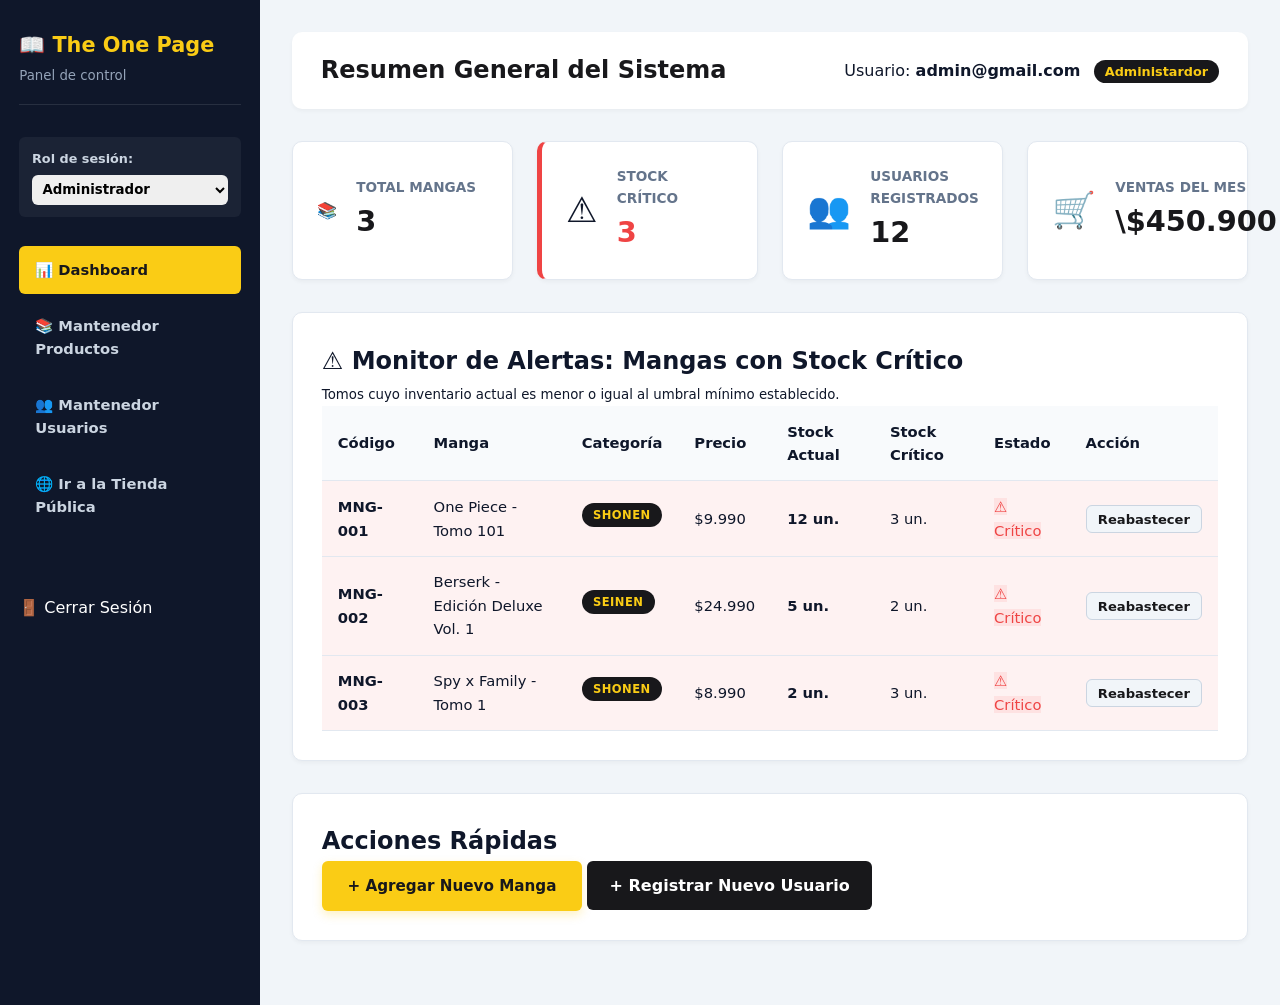
<file: admin/dashboard.html>
<!DOCTYPE html>
<html lang="es">
<head>
    <meta charset="UTF-8">
    <meta name="viewport" content="width=device-width, initial-scale=1.0">
    <title>Dashboard Administrativo - The One Page</title>
    <link rel="stylesheet" href="../css/styles.css">
</head>
<body class="admin-body">
    <!-- Barra Lateral de Navegación del Administrador (Sidebar) -->
    <div class="admin-layout">
        <aside class="admin-sidebar">
            <div class="sidebar-brand">
                <h2>📖 The One Page</h2>
                <small>Panel de control</small>
            </div>

            <!-- Selector de Simulación de Rol -->
            <div class="role-selector-box">
                <label for="select-role"><strong>Rol de sesión:</strong></label>
                <select id="select-role" onchange="cambiarRolSimulado(this.value)">
                    <option value="Administrador">Administrador</option>
                    <option value="Vendedor">Vendedor</option>
                </select>
            </div>

            <nav class="admin-nav">
                <ul>
                    <li><a href="dashboard.html" class="active">📊 Dashboard</a></li>
                    <li><a href="productos.html">📚 Mantenedor Productos</a></li>
                    <li id="nav-users-item"><a href="usuarios.html">👥 Mantenedor Usuarios</a></li>
                    <li><a href="../index.html" target="_blank">🌐 Ir a la Tienda Pública</a></li>
                    <li><a href="../login.html" class="logout-btn"></a>🚪 Cerrar Sesión</li>
                </ul>
            </nav>
        </aside>

        <!-- Contenido Principal del Dashboard -->
        <main class="admin-main">
            <header class="admin-header">
                <h1>Resumen General del Sistema</h1>
                <div class="user-badge">
                    <span>Usuario: <strong>admin@gmail.com</strong></span>
                    <span class="badge-role" id="current-role-badge">Administardor</span>
                </div>
            </header>

            <!-- Tarjetas de Métricas Clave (KPIs) -->
            <section class="metrics-grid">
                <div class="metric-card">
                    <div class="matric-icon">📚</div>
                    <div class="metric-info">
                        <h3>Total Mangas</h3>
                        <p class="metric-value" id="kpi-total-products">0</p>
                    </div>
                </div>

                <div class="metric-card alert-card">
                    <div class="metric-icon">⚠️</div>
                    <div class="metric-info">
                        <h3>Stock Crítico</h3>
                        <p class="metric-value" id="kpi-critical-stock">0</p>
                    </div>
                </div>

                <div class="metric-card">
                    <div class="metric-icon">👥</div>
                    <div class="metric-info">
                        <h3>Usuarios Registrados</h3>
                        <p class="metric-value" id="kpi-total-users">12</p>
                    </div>
                </div>

                <div class="metric-card">
                    <div class="metric-icon">🛒</div>
                    <div class="metric-info">
                        <h3>Ventas del Mes</h3>
                        <p class="metric-value">\$450.900</p>
                    </div>
                </div>
            </section>

            <!-- Monitor de Alertas de Stock Crítico -->
            <section class="admin-section">
                <div class="section-header">
                    <h2>⚠️ Monitor de Alertas: Mangas con Stock Crítico</h2>
                    <small>Tomos cuyo inventario actual es menor o igual al umbral mínimo establecido.</small>
                </div>

                <div class="table-responsive">
                    <table class="admin-table">
                        <thead>
                            <tr>
                                <th>Código</th>
                                <th>Manga</th>
                                <th>Categoría</th>
                                <th>Precio</th>
                                <th>Stock Actual</th>
                                <th>Stock Crítico</th>
                                <th>Estado</th>
                                <th>Acción</th>
                            </tr>
                        </thead>
                        <tbody id="critical-stock-table-body">
                            <!-- Carga dinámica mediante JS -->
                        </tbody>
                    </table>
                </div>
            </section>

            <!-- Accesos Rápidos del Panel -->
            <section class="admin-section">
                <h2>Acciones Rápidas</h2>
                <div class="quick-actions-grid">
                    <a href="productos.html?action=nuevo" class="btn-primary">+ Agregar Nuevo Manga</a>
                    <a href="usuarios.html?action=nuevo" id="btn-quick-user" class="btn-secondary">+ Registrar Nuevo Usuario</a>
                </div>
            </section>
        </main>
    </div>

    <!-- Scripts Modulares -->
    <script src="../js/products.js"></script>

    <script>
        document.addEventListener("DOMContentLoaded", () => {
            inicializarDashboard();
        });

        function inicializarDashboard() {
            // usar inventario de products.js o localStorage
            const productos = JSON.parse(localStorage.getItem("admin_products")) || productosIniciales;

            // actualizar métricas
            document.getElementById("kpi-total-products").textContent = productos.length;

            const criticos = productos.filter(p => p.stock || 3);
            document.getElementById("kpi-critical-stock").textContent = criticos.length;

            // tabla de stock crítico
            const tbody = document.getElementById("critical-stock-table-body");
            if (criticos.length === 0) {
                tbody.innerHTML = '<tr><td colspan="8" class="text-center">✅ No hay mangas en estado de stock crítico actualmente.</td></tr>'
            } else {
                tbody.innerHTML = criticos.map(p => `
                    <tr class="row-alert">
                        <td><strong>${p.codigo || 'MNG-00' + p.id}</strong></td>
                        <td>${p.nombre}</td>
                        <td><span class="category-badge">${p.categoria}</span></td>
                        <td>$${p.precio.toLocaleString('es-CL')}</td>
                        <td><strong class="text-danger">${p.stock} un.</strong></td>
                        <td>${p.stockCritico || 3} un.</td>
                        <td><span class="status-badge danger">⚠️ Crítico</span></td>
                        <td>
                        <a href="productos.html?edit=${p.id}" class="btn-action-sm">Reabastecer</a>
                        </td>
                    </tr>
                `).join('');
            }
        }

        // restricciones según rol de usuario
        function cambiarRolSimulado(rol) {
            const badge = document.getElementById("current-role-badge");
            const navUserItem = document.getElementById("nav-users-item");
            const btnQuickUser = document.getElementById("btn-quick-user");

            badge.textContent = rol;

            if (rol === "Vendedor") {
                badge.style.backgroundColor = "#f0ad4e";
                // El rol Vendedor sólo puede visualizar listados de productos y órdenes;
                // se le ocultan las opciones de gestión de usuarios y ajustes de administración.
                if (navUsersItem) navUsersItem.style.display = "none";
                if (btnQuickUser) btnQuickUser.style.display = "none";
                showToast("Modo Vendedor Activado: Se han ocultado las opciones de administración de usuarios.", "success");
            } else {
                badge.style.backgroundColor = "#2b580c";
                if (navUsersItem) navUsersItem.style.display = "block";
                if (btnQuickUser) btnQuickUser.style.display = "inline-block";
                showToast("Modo Administrador Activado: Acceso total restablecido.", "success");
            }
        }
    </script>
</body>
</html>
</file>
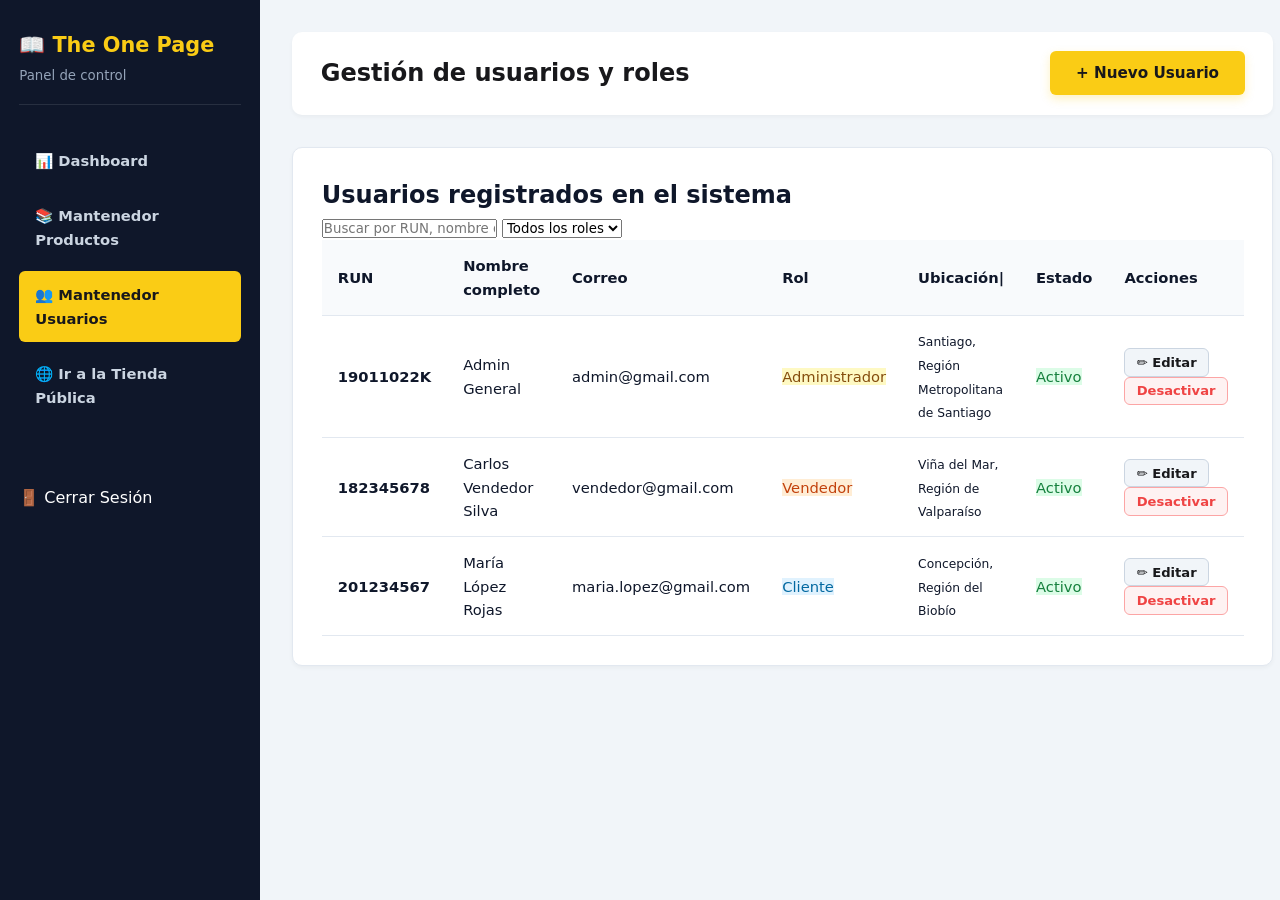
<file: admin/usuarios.html>
<!DOCTYPE html>
<html lang="es">
<head>
    <meta charset="UTF-8">
    <meta name="viewport" content="width=device-width, initial-scale=1.0">
    <title>Mantenedor de Usuarios - The One Page</title>
    <link rel="stylesheet" href="../css/styles.css">
</head>
<body class="admin-body">
    <div class="admin-layout">
        <!-- Barra Lateral de Navegación del Administrador (Sidebar) -->
    <div class="admin-layout">
        <aside class="admin-sidebar">
            <div class="sidebar-brand">
                <h2>📖 The One Page</h2>
                <small>Panel de control</small>
            </div>
            
            <nav class="admin-nav">
                <ul>
                    <li><a href="dashboard.html">📊 Dashboard</a></li>
                    <li><a href="productos.html">📚 Mantenedor Productos</a></li>
                    <li id="nav-users-item"><a href="usuarios.html" class="active">👥 Mantenedor Usuarios</a></li>
                    <li><a href="../index.html" target="_blank">🌐 Ir a la Tienda Pública</a></li>
                    <li><a href="../login.html" class="logout-btn"></a>🚪 Cerrar Sesión</li>
                </ul>
            </nav>
        </aside>

        <!-- Contenido Principal -->
        <main class="admin-main">
            <header class="admin-header">
                <h1>Gestión de usuarios y roles</h1>
                <button onclick="mostrarformularioNuevo()" class="btn-primary">+ Nuevo Usuario</button>
            </header>

            <!-- Formulario Crear / Editar Usuario -->
            <section id="form-user-section" class="admin-section" style="display: none;">
                <h2 id="form-title">Registrar nuevo usuario</h2>

                <form id="user-form" novalidate>
                    <input type="hidden" id="user-id">

                    <div class="form-grid-2col">
                        <!-- Campo RUN -->
                        <div class="form-group">
                            <label for="run">RUN (*):</label>
                            <input 
                                type="text" 
                                id="run" 
                                name="run" 
                                placeholder="Ej. 19011022K (sin puntos ni guión)"
                                maxlength="9"
                                required
                            >
                            <span class="error-msg" id="error-run"></span>
                        </div>

                        <!-- Campo Nombre -->
                        <div class="form-group">
                            <label for="nombre">Nombre (*):</label>
                            <input 
                                type="text" 
                                id="nombre" 
                                name="nombre" 
                                placeholder="Ej. Juan"
                                maxlength="100"
                                required
                            >
                            <span class="error-msg" id="error-nombre"></span>
                        </div>

                        <!-- Campo Apellido -->
                        <div class="form-group">
                            <label for="apellido">Apellido (*):</label>
                            <input 
                                type="text" 
                                id="apellido" 
                                name="apellido" 
                                placeholder="Ej. Pérez"
                                maxlength="100"
                                required
                            >
                            <span class="error-msg" id="error-apellido"></span>
                        </div>

                        <!-- Campo Email -->
                        <div class="form-group">
                            <label for="correo">Correo Electrónico (*):</label>
                            <input 
                                type="email" 
                                id="correo" 
                                name="correo" 
                                placeholder="Ingresa tu correo electrónico"
                                maxlength="100"
                                required
                            >
                            <span class="error-msg" id="error-correo"></span>
                        </div>

                        <!-- Campo Contraseña -->
                        <div class="form-group">
                            <label for="contrasena">Contraseña (*):</label>
                            <input 
                                type="password" 
                                id="contrasena" 
                                name="contrasena" 
                                placeholder="Entre 4 y 10 caracteres"
                                minlength="4"
                                maxlength="10"
                                required
                            >
                            <span class="error-msg" id="error-contrasena"></span>
                        </div>

                        <!-- Asignación de Rol -->
                        <div class="form-group">
                            <label for="contrasena">Rol del sistema (*):</label>
                            <select id="rol" required>
                                <option value="">-- Seleccionar Rol --</option>
                                <option value="Cliente">Cliente (Tienda pública)</option>
                                <option value="Vendedor">Vendedor (Catálogo y ventas)</option>
                                <option value="Administrador">Administrador (Acceso total)</option>
                            </select>
                            <span class="error-msg" id="error-rol"></span>
                        </div>

                        <!-- Selector de región -->
                        <div class="form-group">
                            <label for="region">Región (*):</label>
                            <select id="region" name="region" required>
                                <option value="">Selecciona tu región</option>
                            </select>
                            <span class="error-msg" id="error-region"></span>
                        </div>

                        <!-- Selector de comuna -->
                        <div class="form-group">
                            <label for="comuna">Comuna (*):</label>
                            <select id="comuna" name="comuna" required>
                                <option value="">Selecciona tu comuna</option>
                            </select>
                            <span class="error-msg" id="error-comuna"></span>
                        </div>
                    </div>
                        
                    <!-- Campo Dirección -->
                    <div class="form-group">
                        <label for="direccion">Dirección (*):</label>
                        <input 
                            type="text" 
                            id="direccion" 
                            name="direccion" 
                            placeholder="Calle, número, departamento..."
                            maxlength="300"
                            required
                        >
                        <span class="error-msg" id="error-direccion"></span>
                    </div>

                    <!-- Botones de Acción -->
                    <div class="form-actions-bar">
                        <button type="submit" class="btn-primary">Guardar usuario</button>
                        <button type="button" onclick="ocultarFormulario()" class="btn-secondary">Cancelar</button>
                    </div>
                </form>
            </section>

            <!-- Tabla de Usuarios Registrados -->
            <section class="admin-section">
                <div class="table-header-controls">
                    <h2>Usuarios registrados en el sistema</h2>
                    <div class="search-filter-box">
                        <input
                            type="text" 
                            id="search-user" 
                            oninput="filtrarUsuarios()"
                            placeholder="Buscar por RUN, nombre o correo..."
                        >
                        <select id="filter-role" onchange="filtrarUsuarios()">
                            <option value="Todos">Todos los roles</option>
                            <option value="Administrador">Administrador</option>
                            <option value="Vendedor">Vendedor</option>
                            <option value="Cliente">Cliente</option>
                        </select>
                    </div>
                </div>

                <div class="table-responsive">
                    <table class="admin-table">
                        <thead>
                            <tr>
                                <th>RUN</th>
                                <th>Nombre completo</th>
                                <th>Correo</th>
                                <th>Rol</th>
                                <th>Ubicación|</th>
                                <th>Estado</th>
                                <th>Acciones</th>
                            </tr>
                        </thead>
                        <tbody id="users-table-body">
                            <!-- Renderizado dinámico con JavaScript -->
                        </tbody>
                    </table>
                </div>
            </section>
        </main>
    </div>

    <!-- Scripts JS Modulares -->
    <script src="../js/validations.js"></script>
    <script>
        //usuarios iniciales de prueba
        const usuariosIniciales = [
            {
                id: 1,
                run: "19011022K",
                nombre: "Admin",
                apellidos: "General",
                correo: "admin@gmail.com",
                contrasena: "admin123",
                rol: "Administrador",
                region: "Región Metropolitana de Santiago",
                comuna: "Santiago",
                direccion: "Av. Libertador Bernardo O'Higgins 1234",
                activo: true
            },
            {
                id: 2,
                run: "182345678",
                nombre: "Carlos",
                apellidos: "Vendedor Silva",
                correo: "vendedor@gmail.com",
                contrasena: "vend1234",
                rol: "Vendedor",
                region: "Región de Valparaíso",
                comuna: "Viña del Mar",
                direccion: "Calle Valparaíso 450",
                activo: true
            },
            {
                id: 3,
                run: "201234567",
                nombre: "María",
                apellidos: "López Rojas",
                correo: "maria.lopez@gmail.com",
                contrasena: "manga2026",
                rol: "Cliente",
                region: "Región del Biobío",
                comuna: "Concepción",
                direccion: "Aníbal Pinto 890",
                activo: true
            }
        ];

        function obtenerUsuarios() {
            return JSON.parse(localStorage.getItem("admin-users")) || usuariosIniciales;
        }

        function guardarUsuarios(lista) {
            localStorage.setItem("admin-users", JSON.stringify(lista));
            renderizarTablaUsuarios();
        }

        document.addEventListener("DOMContentLoaded", () => {
            cargarRegiones("region");
            renderizarTablaUsuarios();
            configurarEventosValidacion();

            const selectRegion = document.getElementById("region");
            selectRegion.addEventListener("change", () => {
                actualizarComunas("region", "comuna");
            });

            const urlParams = new URLSearchParams(window.location.search);
            if (urlParams.get("action") === "nuevo") {
                mostrarformularioNuevo();
            }
        });

        function renderizarTablaUsuarios(listaAFiltrar = null) {
            const usuarios = listaAFiltrar || obtenerUsuarios();
            const tbody = document.getElementById("users-table-body");

            if(usuarios.length === 0) {
                tbody.innerHTML = `
                <tr>
                    <td colspan="7" class="text-center">
                        No hay usuarios registrados.
                    </td>
                </tr>
            `;
            return;
            }

            tbody.innerHTML = usuarios.map(u => `
                <tr>
                    <td><strong>${u.run}</strong></td>
                    <td>${u.nombre} ${u.apellidos}</td>
                    <td>${u.correo}</td>
                    <td>
                        <span class="role-badge ${u.rol.toLowerCase()}">${u.rol}</span>
                    </td>
                    <td><small>${u.comuna}, ${u.region}</small></td>
                    <td>
                        <span class="status-badge ${u.activo ? 'success' : 'danger'}">
                        ${u.activo ? 'Activo' : 'Inactivo'}
                        </span>
                    </td>
                    <td class="actions-cell">
                        <button onclick="cargarUsuarioParaEditar(${u.id})" class="btn-action-sm">✏️ Editar</button>
                        <button onclick="toggleEstadoUsuario(${u.id})" class="${u.activo ? 'btn-danger-sm' : 'btn-secondary-sm'}">
                            ${u.activo ? 'Desactivar' : 'Activar'}
                        </button>
                    </td>
                </tr>
            `).join("");
        }

        // filtro de búsqueda
        function filtrarUsuarios() {
            const query = document.getElementById("search-user").value.toLowerCase();
            const rol = document.getElementById("filter-role").value;
            const usuarios = obtenerUsuarios();

            const filtrados = usuarios.filter(u => {
                const coincidenciaTexto = u.run.toLowerCase().includes(query) ||
                                          u.nombre.toLowerCase().includes(query) ||
                                          u.apellidos.toLowerCase().includes(query) ||
                                          u.correo.toLowerCase().includes(query);
                const coincidenciaRol = rol === "Todos" || u.rol === rol;
                return coincidenciaRol && coincidenciaTexto;
            });

            renderizarTablaUsuarios(filtrados);
        }

        // funciones del formulario
        function mostrarformularioNuevo() {
            document.getElementById("form-title").textContent = "Registrar Nuevo Usuario";
            document.getElementById("user-form").reset();
            document.getElementById("user-id").value = "";
            actualizarComunas("region", "comuna");
            document.getElementById("form-user-section").style.display = "block";
            window.scrollTo({ top: 0, behavior: 'smooth' });
        }

        function ocultarFormulario() {
            document.getElementById("form-user-section").style.display = "none";
        }

        function cargarUsuarioParaEditar(id) {
            const usuarios = obtenerUsuarios();
            const u = usuarios.find(item => item.id === id);
            if (!u) return;

            document.getElementById("form-title").textContent = `Editar Usuario: ${u.nombre} ${u.apellidos}`;
            document.getElementById("user-id").value = u.id;
            document.getElementById("run").value = u.run;
            document.getElementById("nombre").value = u.nombre;
            document.getElementById("apellidos").value = u.apellidos;
            document.getElementById("correo").value = u.correo;
            document.getElementById("contrasena").value = u.contrasena;
            document.getElementById("rol").value = u.rol;
            document.getElementById("region").value = u.region;
            
            actualizarComunas("region", "comuna");
            document.getElementById("comuna").value = u.comuna;
            document.getElementById("direccion").value = u.direccion;

            document.getElementById("form-user-section").style.display = "block";
            window.scrollTo({ top: 0, behavior: 'smooth' });
        }

        function configurarEventosValidacion() {
            const inputRun = document.getElementById("run");
            const inputNombre = document.getElementById("nombre");
            const inputApellidos = document.getElementById("apellidos");
            const inputCorreo = document.getElementById("correo");
            const inputPass = document.getElementById("contrasena");
            const inputDireccion = document.getElementById("direccion");

            inputRun.addEventListener("input", () => {
                const res = validarRunChileno(inputRun.value);
                mostrarError("run", res.valido ? "" : res.mensaje);
            });

            inputNombre.addEventListener("input", () => {
                const res = validarNombreUsuario(inputNombre.value);
                mostrarError("nombre", res.valido ? "" : res.mensaje);
            });

            inputApellidos.addEventListener("input", () => {
                const res = validarApellidosUsuario(inputApellidos.value);
                mostrarError("apellidos", res.valido ? "" : res.mensaje);
            });

            inputCorreo.addEventListener("input", () => {
                const res = validarCorreoGmail(inputCorreo.value);
                mostrarError("correo", res.valido ? "" : res.mensaje);
            });

            inputPass.addEventListener("input", () => {
                const res = validarContrasena(inputPass.value);
                mostrarError("contrasena", res.valido ? "" : res.mensaje);
            });

            inputDireccion.addEventListener("input", () => {
                const res = validarDireccion(inputDireccion.value);
                mostrarError("direccion", res.valido ? "" : res.mensaje);
            });

            //submit formulario
            document.getElementById("user-form").addEventListener("submit", (e) => {
                e.preventDefault();

                const resRun = validarRunChileno(inputRun.value);
                const resNom = validarNombreUsuario(inputNombre.value);
                const resApe = validarApellidosUsuario(inputApellidos.value);
                const resCor = validarCorreoGmail(inputCorreo.value);
                const resPas = validarContrasena(inputPass.value);
                const resDir = validarDireccion(inputDireccion.value);

                const rolVal = document.getElementById("rol").value;
                const regVal = document.getElementById("region").value;
                const comVal = document.getElementById("comuna").value;

                mostrarError("run", resRun.valido ? "" : resRun.mensaje);
                mostrarError("nombre", resNom.valido ? "" : resNom.mensaje);
                mostrarError("apellidos", resApe.valido ? "" : resApe.mensaje);
                mostrarError("correo", resCor.valido ? "" : resCor.mensaje);
                mostrarError("contrasena", resPas.valido ? "" : resPas.mensaje);
                mostrarError("direccion", resDir.valido ? "" : resDir.mensaje);

                mostrarError("rol", rolVal ? "" : "Debe seleccionar un rol.");
                mostrarError("region", regVal ? "" : "Debe seleccionar una región.");
                mostrarError("comuna", comVal ? "" : "Debe seleccionar una comuna.");

                if (
                    resRun.valido && resNom.valido && resApe.valido &&
                    resCor.valido && resPas.valido && resDir.valido &&
                    rolVal && regVal && comVal
                ) {
                    let usuarios = obtenerUsuarios();
                    const userId = document.getElementById("user-id").value;

                    const nuevoUsuario = {
                        id: userId ? parseInt(userId, 10) : Date.now(),
                        run: inputRun.value.trim().toUpperCase(),
                        nombre: inputNombre.value.trim(),
                        apellidos: inputApellidos.value.trim(),
                        correo: inputCorreo.value.trim(),
                        contrasena: inputPass.value,
                        rol: rolVal,
                        region: regVal,
                        comuna: comVal,
                        direccion: inputDireccion.value.trim(),
                        activo: true
                    };

                    if (userId) {
                        const idx = usuarios.findIndex(u => u.id === nuevoUsuario.id);
                        if (idx !== -1) usuarios[idx] = nuevoUsuario;
                    } else {
                        usuarios.push(nuevoUsuario);
                    }

                    guardarUsuarios(usuarios);
                    showToast(userId ? "¡Usuario actualizado con éxito!" : "¡Nuevo usuario creado con éxito!", "success");
                    ocultarFormulario();
                    }
                });
            }

            function toggleEstadoUsuario(id){
                let usuarios = obtenerUsuarios();
                const user = usuarios.find(u => u.id === id);
                if (user) {
                    user.activo != user.activo;
                    guardarUsuarios(usuarios);
                }
            }
    </script>
</body>
</html>
</file>
<file: css/styles.css>
/* ==========================================================================
   THE ONE PAGE - HOJA DE ESTILOS INSPIRADA EN BANANA MANGA STORE (styles-v5.css)
   Tienda de Mangas - Evaluación Parcial 1 (DSY1104)
   ========================================================================== */

/* --------------------------------------------------------------------------
   1. VARIABLES GLOBALES Y RESET DE ESTILOS (Paleta Banana / Manga Store)
   -------------------------------------------------------------------------- */
:root {
  --primary-color: #facc15;       /* Amarillo Banano Vibrante */
  --primary-hover: #eab308;       /* Amarillo/Ámbar al pasar el cursor */
  --primary-dark: #d97706;        /* Tono dorado oscuro */
  --dark-bg: #18181b;             /* Negro Carbón / Oscuro elegante */
  --dark-hover: #27272a;          /* Negro suave */
  --accent-color: #18181b;        /* Contraste oscuro principal */
  --bg-light: #f8fafc;            /* Fondo general claro suave */
  --bg-card: #ffffff;             /* Fondo blanco para tarjetas */
  --text-dark: #0f172a;           /* Texto oscuro de alta legibilidad */
  --text-muted: #64748b;          /* Texto secundario gris */
  --border-color: #e2e8f0;        /* Bordes sutiles */
  
  /* Colores de Estado y Alertas */
  --danger-color: #ef4444;        /* Stock crítico / Errores (Rojo vivo) */
  --danger-bg: #fef2f2;
  --success-color: #22c55e;       /* Éxito / Stock Ok */
  --warning-color: #f59e0b;       /* Rol Vendedor / Advertencia */
  
  /* Layout y Sombras */
  --sidebar-width: 260px;
  --radius-sm: 6px;
  --radius-md: 10px;
  --radius-lg: 16px;
  --shadow-sm: 0 2px 4px rgba(0,0,0,0.04);
  --shadow-md: 0 4px 14px rgba(0,0,0,0.08);
  --shadow-lg: 0 10px 25px rgba(0,0,0,0.12);
  --transition: all 0.25s cubic-bezier(0.4, 0, 0.2, 1);
}

* {
  box-sizing: border-box;
  margin: 0;
  padding: 0;
  font-family: 'Inter', 'Segoe UI', system-ui, -apple-system, BlinkMacSystemFont, Roboto, sans-serif;
}

body {
  background-color: var(--bg-light);
  color: var(--text-dark);
  display: flex;
  flex-direction: column;
  min-height: 100vh;
  line-height: 1.6;
}

a {
  color: var(--dark-bg);
  text-decoration: none;
  transition: var(--transition);
}

a:hover {
  color: var(--primary-hover);
}

img {
  max-width: 100%;
  height: auto;
  display: block;
}

/* --------------------------------------------------------------------------
   2. ENCABEZADO Y NAVEGACIÓN PÚBLICA (Estilo Banana Manga Store)
   -------------------------------------------------------------------------- */
.header-main {
  background-color: var(--dark-bg);
  color: #ffffff;
  display: flex;
  justify-content: space-between;
  align-items: center;
  padding: 0.9rem 2rem;
  box-shadow: var(--shadow-md);
  position: sticky;
  top: 0;
  z-index: 1000;
  border-bottom: 3px solid var(--primary-color);
}

.brand-logo {
  font-size: 1.5rem;
  font-weight: 900;
  color: var(--primary-color) !important;
  letter-spacing: -0.5px;
  display: flex;
  align-items: center;
  gap: 0.6rem;
}

.header-logo {
  height: 42px;
  width: auto;
  object-fit: contain;
}

.nav-menu ul {
  display: flex;
  list-style: none;
  gap: 1.4rem;
}

.nav-menu a {
  color: #e2e8f0;
  font-weight: 600;
  font-size: 0.95rem;
  padding: 0.4rem 0;
  position: relative;
}

.nav-menu a.active, 
.nav-menu a:hover {
  color: var(--primary-color);
}

.nav-menu a.active::after {
  content: '';
  position: absolute;
  bottom: -2px;
  left: 0;
  width: 100%;
  height: 3px;
  background-color: var(--primary-color);
  border-radius: 2px;
}

.user-cart-actions {
  display: flex;
  align-items: center;
  gap: 1rem;
}

.btn-link {
  font-weight: 600;
  font-size: 0.9rem;
  color: #cbd5e1;
}

.btn-link:hover, 
.btn-link.active {
  color: var(--primary-color);
}

.cart-btn {
  background-color: var(--primary-color);
  color: var(--dark-bg) !important;
  padding: 0.55rem 1.2rem;
  border-radius: 20px;
  font-weight: 800;
  font-size: 0.9rem;
  display: flex;
  align-items: center;
  gap: 0.4rem;
  box-shadow: 0 4px 12px rgba(250, 204, 21, 0.3);
  transition: var(--transition);
}

.cart-btn:hover {
  background-color: var(--primary-hover);
  transform: translateY(-2px);
  box-shadow: 0 6px 16px rgba(250, 204, 21, 0.4);
}

/* --------------------------------------------------------------------------
   3. CONTENEDOR PRINCIPAL Y HERO BANNER (Banana Style)
   -------------------------------------------------------------------------- */
.main-content {
  flex: 1;
  padding: 2rem;
  max-width: 1200px;
  margin: 0 auto;
  width: 100%;
}

.hero-banner {
  background: linear-gradient(135deg, #18181b 0%, #27272a 60%, #3f3204 100%);
  color: #ffffff;
  padding: 3.5rem 2rem;
  border-radius: var(--radius-lg);
  text-align: center;
  margin-bottom: 2.5rem;
  box-shadow: var(--shadow-md);
  border: 1px solid rgba(250, 204, 21, 0.2);
  position: relative;
  overflow: hidden;
}

.hero-banner::after {
  content: '';
  position: absolute;
  top: 0;
  right: 0;
  width: 200px;
  height: 200px;
  background: radial-gradient(circle, rgba(250, 204, 21, 0.15) 0%, transparent 70%);
  pointer-events: none;
}

.hero-text h1 {
  font-size: 2.5rem;
  font-weight: 900;
  letter-spacing: -0.5px;
  margin-bottom: 0.8rem;
  color: var(--primary-color);
}

.hero-text p {
  font-size: 1.15rem;
  color: #f1f5f9;
  max-width: 600px;
  margin: 0 auto 1.5rem auto;
}

/* --------------------------------------------------------------------------
   4. CATÁLOGO Y TARJETAS DE PRODUCTOS (3 Por Fila, Compactas Estilo Manga)
   -------------------------------------------------------------------------- */
.catalog-header {
  text-align: center;
  margin-bottom: 2rem;
}

.catalog-header h1 {
  font-size: 2rem;
  color: var(--dark-bg);
  font-weight: 800;
  margin-bottom: 0.5rem;
}

.category-filters {
  display: flex;
  justify-content: center;
  gap: 0.8rem;
  margin-top: 1.5rem;
  flex-wrap: wrap;
}

.filter-btn {
  background-color: var(--bg-card);
  border: 2px solid var(--border-color);
  color: var(--text-dark);
  padding: 0.5rem 1.3rem;
  border-radius: 25px;
  font-weight: 700;
  font-size: 0.9rem;
  cursor: pointer;
  transition: var(--transition);
}

.filter-btn:hover, 
.filter-btn.active {
  background-color: var(--dark-bg);
  color: var(--primary-color);
  border-color: var(--dark-bg);
  box-shadow: 0 4px 10px rgba(24, 24, 27, 0.2);
}

.product-grid {
  display: grid;
  grid-template-columns: repeat(3, 1fr);
  gap: 1.2rem;
}

.product-card {
  background-color: var(--bg-card);
  border: 1px solid var(--border-color);
  border-radius: var(--radius-md);
  padding: 0.9rem;
  text-align: center;
  display: flex;
  flex-direction: column;
  justify-content: space-between;
  transition: var(--transition);
  box-shadow: var(--shadow-sm);
  position: relative;
}

.product-card:hover {
  transform: translateY(-5px);
  box-shadow: var(--shadow-md);
  border-color: var(--primary-color);
}

.product-card img {
  height: 155px;
  object-fit: contain;
  margin: 0 auto 0.5rem auto;
  border-radius: var(--radius-sm);
}

.category-badge {
  display: inline-block;
  background-color: var(--dark-bg);
  color: var(--primary-color);
  font-size: 0.72rem;
  font-weight: 800;
  padding: 0.2rem 0.7rem;
  border-radius: 12px;
  text-transform: uppercase;
  letter-spacing: 0.5px;
  margin-bottom: 0.5rem;
  align-self: center;
}

.product-card h3 {
  font-size: 0.95rem;
  font-weight: 700;
  margin-bottom: 0.3rem;
  line-height: 1.3;
}

.product-card h3 a {
  color: var(--text-dark);
}

.product-card h3 a:hover {
  color: var(--primary-dark);
}

.product-card .price {
  font-size: 1.15rem;
  font-weight: 900;
  color: var(--dark-bg);
  margin-bottom: 0.6rem;
}

/* --------------------------------------------------------------------------
   5. DETALLE DE PRODUCTO (Ficha Técnica Estilo Banana Manga)
   -------------------------------------------------------------------------- */
.breadcrumbs {
  margin-bottom: 1.5rem;
  font-size: 0.9rem;
  color: var(--text-muted);
}

.detail-card {
  background-color: var(--bg-card);
  border: 1px solid var(--border-color);
  border-radius: var(--radius-lg);
  padding: 2.5rem;
  display: grid;
  grid-template-columns: 1fr 1.5fr;
  gap: 2.5rem;
  box-shadow: var(--shadow-md);
  margin-bottom: 3rem;
}

.detail-image-box img {
  width: 100%;
  max-height: 420px;
  object-fit: contain;
  border-radius: var(--radius-md);
  background-color: #f8fafc;
  border: 1px solid var(--border-color);
}

.detail-info-box {
  display: flex;
  flex-direction: column;
}

.product-code {
  color: var(--text-muted);
  font-size: 0.85rem;
  margin-bottom: 0.5rem;
}

.detail-info-box h1 {
  font-size: 2.2rem;
  color: var(--dark-bg);
  margin-bottom: 0.8rem;
  line-height: 1.2;
  font-weight: 800;
}

.detail-price {
  font-size: 2rem;
  font-weight: 900;
  color: var(--dark-bg);
  margin-bottom: 1.2rem;
}

.stock-status {
  margin-bottom: 1.5rem;
  padding: 0.8rem 1rem;
  background-color: #f8fafc;
  border-radius: var(--radius-sm);
  border-left: 4px solid var(--primary-color);
}

.alert-stock {
  color: var(--danger-color);
  font-weight: 700;
  display: block;
  margin-top: 0.3rem;
}

.description {
  color: var(--text-muted);
  margin-bottom: 2rem;
  font-size: 1rem;
}

.purchase-actions {
  display: flex;
  align-items: center;
  gap: 1.5rem;
  margin-top: auto;
}

.quantity-selector {
  display: flex;
  align-items: center;
  gap: 0.6rem;
}

.quantity-selector input {
  width: 70px;
  padding: 0.6rem;
  border: 2px solid var(--border-color);
  border-radius: var(--radius-sm);
  text-align: center;
  font-weight: bold;
}

/* --------------------------------------------------------------------------
   6. CARRITO DE COMPRAS (Tabla y Resumen)
   -------------------------------------------------------------------------- */
.cart-section h1 {
  font-size: 2rem;
  color: var(--dark-bg);
  margin-bottom: 0.3rem;
  font-weight: 800;
}

.cart-subtitle {
  color: var(--text-muted);
  margin-bottom: 2rem;
}

.cart-table-wrapper {
  background-color: var(--bg-card);
  border: 1px solid var(--border-color);
  border-radius: var(--radius-md);
  overflow-x: auto;
  box-shadow: var(--shadow-sm);
  margin-bottom: 2rem;
}

.cart-table {
  width: 100%;
  border-collapse: collapse;
  text-align: left;
}

.cart-table th, 
.cart-table td {
  padding: 1rem 1.2rem;
  border-bottom: 1px solid var(--border-color);
  vertical-align: middle;
}

.cart-table th {
  background-color: var(--dark-bg);
  color: #ffffff;
  font-weight: 700;
}

.cart-img-col img {
  width: 50px;
  height: 65px;
  object-fit: cover;
  border-radius: var(--radius-sm);
}

.cart-qty-input {
  width: 60px;
  padding: 0.4rem;
  border: 1px solid var(--border-color);
  border-radius: var(--radius-sm);
  text-align: center;
}

.cart-summary-card {
  background-color: var(--bg-card);
  border: 1px solid var(--border-color);
  border-radius: var(--radius-md);
  padding: 1.8rem;
  max-width: 400px;
  margin-left: auto;
  box-shadow: var(--shadow-md);
}

.cart-summary-card h3 {
  font-size: 1.3rem;
  margin-bottom: 1.2rem;
  border-bottom: 3px solid var(--primary-color);
  padding-bottom: 0.5rem;
}

.summary-line {
  display: flex;
  justify-content: space-between;
  margin-bottom: 0.8rem;
  font-size: 1.05rem;
}

.total-line {
  font-size: 1.3rem;
  color: var(--dark-bg);
  font-weight: 900;
  margin-top: 1rem;
}

.summary-actions {
  display: flex;
  flex-direction: column;
  gap: 0.8rem;
  margin-top: 1.5rem;
}

.empty-cart-msg {
  padding: 3rem;
  text-align: center;
  background-color: var(--bg-card);
  border-radius: var(--radius-md);
}

/* --------------------------------------------------------------------------
   7. FORMULARIOS (Login, Registro, Contacto, Admin)
   -------------------------------------------------------------------------- */
.login-section, 
.register-section, 
.contact-section {
  display: flex;
  justify-content: center;
  align-items: center;
  padding: 2rem 0;
}

.login-card, 
.register-card, 
.contact-card {
  background-color: var(--bg-card);
  border: 1px solid var(--border-color);
  border-radius: var(--radius-lg);
  padding: 2.5rem;
  width: 100%;
  max-width: 580px;
  box-shadow: var(--shadow-md);
}

.login-card h1, 
.register-card h1, 
.contact-card h1 {
  font-size: 1.8rem;
  color: var(--dark-bg);
  margin-bottom: 0.4rem;
  text-align: center;
  font-weight: 800;
}

.login-subtitle, 
.register-subtitle, 
.contact-subtitle {
  text-align: center;
  color: var(--text-muted);
  margin-bottom: 2rem;
  font-size: 0.95rem;
}

.form-group {
  margin-bottom: 1.4rem;
  display: flex;
  flex-direction: column;
}

.form-group label {
  font-weight: 700;
  font-size: 0.85rem;
  margin-bottom: 0.4rem;
  color: var(--text-dark);
  letter-spacing: 0.5px;
}

.form-group input, 
.form-group select, 
.form-group textarea {
  width: 100%;
  padding: 0.75rem 0.9rem;
  border: 1.5px solid var(--border-color);
  border-radius: var(--radius-sm);
  font-size: 0.95rem;
  transition: var(--transition);
  background-color: #fafafa;
}

.form-group input:focus, 
.form-group select:focus, 
.form-group textarea:focus {
  outline: none;
  border-color: var(--dark-bg);
  background-color: #ffffff;
  box-shadow: 0 0 0 3px rgba(250, 204, 21, 0.25);
}

.form-grid-2col {
  display: grid;
  grid-template-columns: 1fr 1fr;
  gap: 1.2rem;
}

/* --------------------------------------------------------------------------
   8. BOTONES Y COMPONENTES REUTILIZABLES (Estilo Banana)
   -------------------------------------------------------------------------- */
.btn-primary {
  background-color: var(--primary-color);
  color: var(--dark-bg);
  border: none;
  padding: 0.82rem 1.6rem;
  border-radius: var(--radius-sm);
  font-weight: 800;
  font-size: 0.95rem;
  cursor: pointer;
  transition: var(--transition);
  text-align: center;
  display: inline-block;
  box-shadow: 0 4px 10px rgba(250, 204, 21, 0.25);
}

.btn-primary:hover {
  background-color: var(--primary-hover);
  color: var(--dark-bg);
  transform: translateY(-1px);
}

.btn-secondary {
  background-color: var(--dark-bg);
  color: #ffffff;
  border: none;
  padding: 0.75rem 1.4rem;
  border-radius: var(--radius-sm);
  font-weight: 700;
  cursor: pointer;
  transition: var(--transition);
  text-align: center;
  display: inline-block;
}

.btn-secondary:hover {
  background-color: var(--dark-hover);
  color: var(--primary-color);
}

.btn-block {
  width: 100%;
  display: block;
}

.btn-action-sm {
  background-color: #f1f5f9;
  color: var(--dark-bg);
  border: 1px solid #cbd5e1;
  padding: 0.35rem 0.7rem;
  border-radius: var(--radius-sm);
  font-size: 0.82rem;
  font-weight: 700;
  cursor: pointer;
}

.btn-danger-sm {
  background-color: var(--danger-bg);
  color: var(--danger-color);
  border: 1px solid #fca5a5;
  padding: 0.35rem 0.7rem;
  border-radius: var(--radius-sm);
  font-size: 0.82rem;
  font-weight: 700;
  cursor: pointer;
}

.btn-danger-sm:hover {
  background-color: var(--danger-color);
  color: #ffffff;
}

/* --------------------------------------------------------------------------
   9. VISTAS INFORMATIVAS (Nosotros, Blogs, Detalle Blog)
   -------------------------------------------------------------------------- */
.about-card {
  background-color: var(--bg-card);
  padding: 2.5rem;
  border-radius: var(--radius-lg);
  border: 1px solid var(--border-color);
  margin-bottom: 2.5rem;
  box-shadow: var(--shadow-sm);
}

.values-grid {
  display: grid;
  grid-template-columns: repeat(auto-fit, minmax(280px, 1fr));
  gap: 1.2rem;
}

.value-card {
  background-color: var(--bg-card);
  padding: 1.8rem;
  border-radius: var(--radius-md);
  border: 1px solid var(--border-color);
  box-shadow: var(--shadow-sm);
}

.value-card h3 {
  color: var(--dark-bg);
  margin-bottom: 0.6rem;
}

.developer-card {
  margin-top: 2.5rem;
}

.developer-box {
  display: flex;
  gap: 1.5rem;
  align-items: center;
  flex-wrap: wrap;
  margin-top: 1.2rem;
  background-color: #fefce8;
  padding: 1.5rem;
  border-radius: var(--radius-md);
  border: 1px solid #fef08a;
}

.developer-avatar {
  font-size: 2.8rem;
  background: var(--primary-color);
  color: var(--dark-bg);
  padding: 1rem;
  border-radius: 50%;
  display: flex;
  align-items: center;
  justify-content: center;
  width: 75px;
  height: 75px;
  flex-shrink: 0;
  box-shadow: 0 4px 10px rgba(250, 204, 21, 0.4);
}

.developer-info {
  flex: 1;
  min-width: 260px;
}

.developer-name {
  color: var(--dark-bg);
  font-size: 1.3rem;
  margin-bottom: 0.2rem;
  font-weight: 800;
}

.developer-role {
  font-weight: 700;
  color: var(--primary-dark);
  margin-bottom: 0.6rem;
  font-size: 0.95rem;
}

.developer-desc {
  color: var(--text-dark);
  font-size: 0.92rem;
  line-height: 1.6;
}

/* --------------------------------------------------------------------------
   10. LAYOUT Y PANEL ADMINISTRATIVO (Admin Dashboard)
   -------------------------------------------------------------------------- */
.admin-body {
  background-color: #f1f5f9;
}

.admin-layout {
  display: flex;
  min-height: 100vh;
}

.admin-sidebar {
  width: var(--sidebar-width);
  background-color: #0f172a;
  color: #ffffff;
  padding: 1.8rem 1.2rem;
  display: flex;
  flex-direction: column;
  flex-shrink: 0;
}

.sidebar-brand {
  margin-bottom: 2rem;
  padding-bottom: 1rem;
  border-bottom: 1px solid rgba(255,255,255,0.1);
}

.sidebar-brand h2 {
  font-size: 1.3rem;
  color: var(--primary-color);
}

.sidebar-brand small {
  color: #94a3b8;
}

.role-selector-box {
  background-color: rgba(255,255,255,0.05);
  padding: 0.8rem;
  border-radius: var(--radius-sm);
  margin-bottom: 1.8rem;
}

.role-selector-box label {
  display: block;
  font-size: 0.8rem;
  margin-bottom: 0.3rem;
  color: #cbd5e1;
}

.role-selector-box select {
  width: 100%;
  padding: 0.4rem;
  border-radius: var(--radius-sm);
  border: none;
  font-weight: bold;
}

.admin-nav ul {
  list-style: none;
  display: flex;
  flex-direction: column;
  gap: 0.5rem;
}

.admin-nav a {
  color: #cbd5e1;
  padding: 0.75rem 1rem;
  border-radius: var(--radius-sm);
  display: block;
  font-weight: 600;
  font-size: 0.92rem;
}

.admin-nav a:hover, 
.admin-nav a.active {
  background-color: var(--primary-color);
  color: var(--dark-bg);
  font-weight: 800;
}

.logout-btn {
  color: #fca5a5 !important;
  margin-top: 2rem;
}

.admin-main {
  flex: 1;
  padding: 2rem;
  overflow-y: auto;
}

.admin-header {
  display: flex;
  justify-content: space-between;
  align-items: center;
  margin-bottom: 2rem;
  background-color: var(--bg-card);
  padding: 1.2rem 1.8rem;
  border-radius: var(--radius-md);
  box-shadow: var(--shadow-sm);
}

.admin-header h1 {
  font-size: 1.5rem;
  color: var(--dark-bg);
  font-weight: 800;
}

.badge-role {
  background-color: var(--dark-bg);
  color: var(--primary-color);
  padding: 0.25rem 0.7rem;
  border-radius: 12px;
  font-size: 0.8rem;
  font-weight: bold;
  margin-left: 0.5rem;
}

.metrics-grid {
  display: grid;
  grid-template-columns: repeat(auto-fit, minmax(220px, 1fr));
  gap: 1.5rem;
  margin-bottom: 2rem;
}

.metric-card {
  background-color: var(--bg-card);
  padding: 1.5rem;
  border-radius: var(--radius-md);
  box-shadow: var(--shadow-sm);
  display: flex;
  align-items: center;
  gap: 1.2rem;
  border: 1px solid var(--border-color);
}

.metric-icon {
  font-size: 2.2rem;
}

.metric-info h3 {
  font-size: 0.85rem;
  color: var(--text-muted);
  text-transform: uppercase;
}

.metric-value {
  font-size: 1.8rem;
  font-weight: 800;
  color: var(--dark-bg);
}

.alert-card {
  border-left: 5px solid var(--danger-color);
}

.alert-card .metric-value {
  color: var(--danger-color);
}

.admin-section {
  background-color: var(--bg-card);
  padding: 1.8rem;
  border-radius: var(--radius-md);
  box-shadow: var(--shadow-sm);
  margin-bottom: 2rem;
  border: 1px solid var(--border-color);
}

.admin-table {
  width: 100%;
  border-collapse: collapse;
  font-size: 0.92rem;
}

.admin-table th, 
.admin-table td {
  padding: 0.85rem 1rem;
  border-bottom: 1px solid var(--border-color);
  text-align: left;
}

.admin-table th {
  background-color: #f8fafc;
  font-weight: 700;
}

.row-alert {
  background-color: var(--danger-bg);
}

.status-badge.success {
  background-color: #dcfce7;
  color: #15803d;
}

.status-badge.danger {
  background-color: #fee2e2;
  color: var(--danger-color);
}

.role-badge.administrador {
  background-color: #fef9c3;
  color: #854d0e;
}

.role-badge.vendedor {
  background-color: #ffedd5;
  color: #c2410c;
}

.role-badge.cliente {
  background-color: #e0f2fe;
  color: #0369a1;
}

/* --------------------------------------------------------------------------
   11. PANTALLA DE CARGA (PRELOADER) Y LOGO
   -------------------------------------------------------------------------- */
#preloader {
  position: fixed;
  top: 0;
  left: 0;
  width: 100%;
  height: 100%;
  background-color: #18181b;
  display: flex;
  justify-content: center;
  align-items: center;
  z-index: 9999;
  transition: opacity 0.4s ease, visibility 0.4s ease;
}

#preloader.hidden {
  opacity: 0;
  visibility: hidden;
}

.preloader-content {
  text-align: center;
}

.preloader-logo {
  width: 130px;
  height: auto;
  margin-bottom: 1.2rem;
  animation: pulseLogo 1.5s infinite ease-in-out;
}

@keyframes pulseLogo {
  0%, 100% { transform: scale(1); }
  50% { transform: scale(1.08); }
}

.spinner {
  width: 36px;
  height: 36px;
  border: 4px solid #3f3f46;
  border-top: 4px solid var(--primary-color);
  border-radius: 50%;
  margin: 0 auto;
  animation: spin 0.8s linear infinite;
}

@keyframes spin {
  0% { transform: rotate(0deg); }
  100% { transform: rotate(360deg); }
}

/* --------------------------------------------------------------------------
   12. PIE DE PÁGINA (Footer) Y MEDIA QUERIES
   -------------------------------------------------------------------------- */
.footer-main {
  background-color: #0f172a;
  color: #ffffff;
  padding: 2.5rem 2rem;
  margin-top: auto;
  border-top: 3px solid var(--primary-color);
}

.footer-container {
  max-width: 1200px;
  margin: 0 auto;
  display: flex;
  justify-content: space-between;
  align-items: center;
  flex-wrap: wrap;
  gap: 2rem;
}

.footer-info h3 {
  color: var(--primary-color);
  margin-bottom: 0.4rem;
}

.footer-info p {
  color: #94a3b8;
  font-size: 0.88rem;
}

.newsletter-box h4 {
  font-size: 0.95rem;
  margin-bottom: 0.6rem;
}

.newsletter-box form {
  display: flex;
  gap: 0.5rem;
}

.newsletter-box input {
  padding: 0.6rem 0.9rem;
  border-radius: var(--radius-sm);
  border: none;
  font-size: 0.9rem;
}

@media (max-width: 992px) {
  .product-grid {
    grid-template-columns: repeat(2, 1fr);
  }
  .detail-card {
    grid-template-columns: 1fr;
  }
  .admin-layout {
    flex-direction: column;
  }
  .admin-sidebar {
    width: 100%;
  }
}

@media (max-width: 576px) {
  .product-grid {
    grid-template-columns: 1fr;
  }
  .header-main {
    flex-direction: column;
    gap: 1rem;
  }
}

.error-msg {
  color: #dc2626;
  font-weight: 700;
  font-size: 0.85rem;
  margin-top: 0.35rem;
  display: block;
}

.form-group input.input-error,
.form-group select.input-error,
.form-group textarea.input-error {
  border-color: #dc2626;
  background-color: #fef2f2;
}

/* ========================================== 
NOTIFICACIONES TOAST (Esquina Inferior Derecha) 
========================================== */
#toast-container {
  position: fixed; 
  bottom: 20px; 
  right: 20px; 
  z-index: 10000; 
  display: flex; 
  flex-direction: column; 
  gap: 10px; 
}

.toast { 
  background-color: #18181b; /* Fondo oscuro elegante */
  color: #ffffff; 
  padding: 12px 18px; 
  border-radius: var(--radius-md, 8px); 
  border-left: 5px solid var(--primary-color, #facc15); /* Línea amarilla marca */ 
  box-shadow: 0 4px 14px rgba(0, 0, 0, 0.25); 
  font-weight: 600; 
  font-size: 0.9rem; 
  display: flex; 
  align-items: center; 
  gap: 10px; 
  min-width: 280px; 
  max-width: 380px; 
  animation: slideInRight 0.3s ease-out, fadeOut 0.4s ease-in 2.6s forwards; 
}

.toast.success { border-left-color: #22c55e; } /* Verde éxito */ 

.toast.error { border-left-color: #ef4444; } /* Rojo error */ 

.toast.warning { border-left-color: #f59e0b; } /* Naranja advertencia */ 

@keyframes slideInRight { 
  from { transform: translateX(100%); opacity: 0; } 
  to { transform: translateX(0); opacity: 1; } 
} 
@keyframes fadeOut { 
  from { opacity: 1; } 
  to { opacity: 0; transform: translateY(10px); } 
}

/* ========================================== 
MODAL DE CONFIRMACIÓN DE ELIMINACIÓN ========================================== */ 
.modal-overlay { 
  position: fixed; 
  top: 0; 
  left: 0; 
  width: 100%; 
  height: 100%; 
  background-color: rgba(0, 0, 0, 0.6); 
  backdrop-filter: blur(3px); 
  display: flex; 
  justify-content: center; 
  align-items: center; 
  z-index: 10000; 
} 

.modal-card { 
  background-color: #ffffff; 
  padding: 2rem; 
  border-radius: 12px; 
  max-width: 400px; 
  width: 90%; 
  text-align: center; 
  box-shadow: 0 10px 25px rgba(0,0,0,0.3); 
  border-top: 4px solid #ef4444; /* Rojo advertencia */ 
} 

.modal-icon { 
  font-size: 2.5rem; 
  margin-bottom: 0.5rem; 
} 

.modal-card h3 { 
  font-size: 1.3rem; 
  margin-bottom: 0.5rem; 
  color: #18181b; 
} 

.modal-card p { 
  color: #64748b; 
  font-size: 0.95rem; 
  margin-bottom: 1.5rem; 
} 

.modal-actions { 
  display: flex; 
  gap: 1rem; 
  justify-content: center; 
}
</file>
